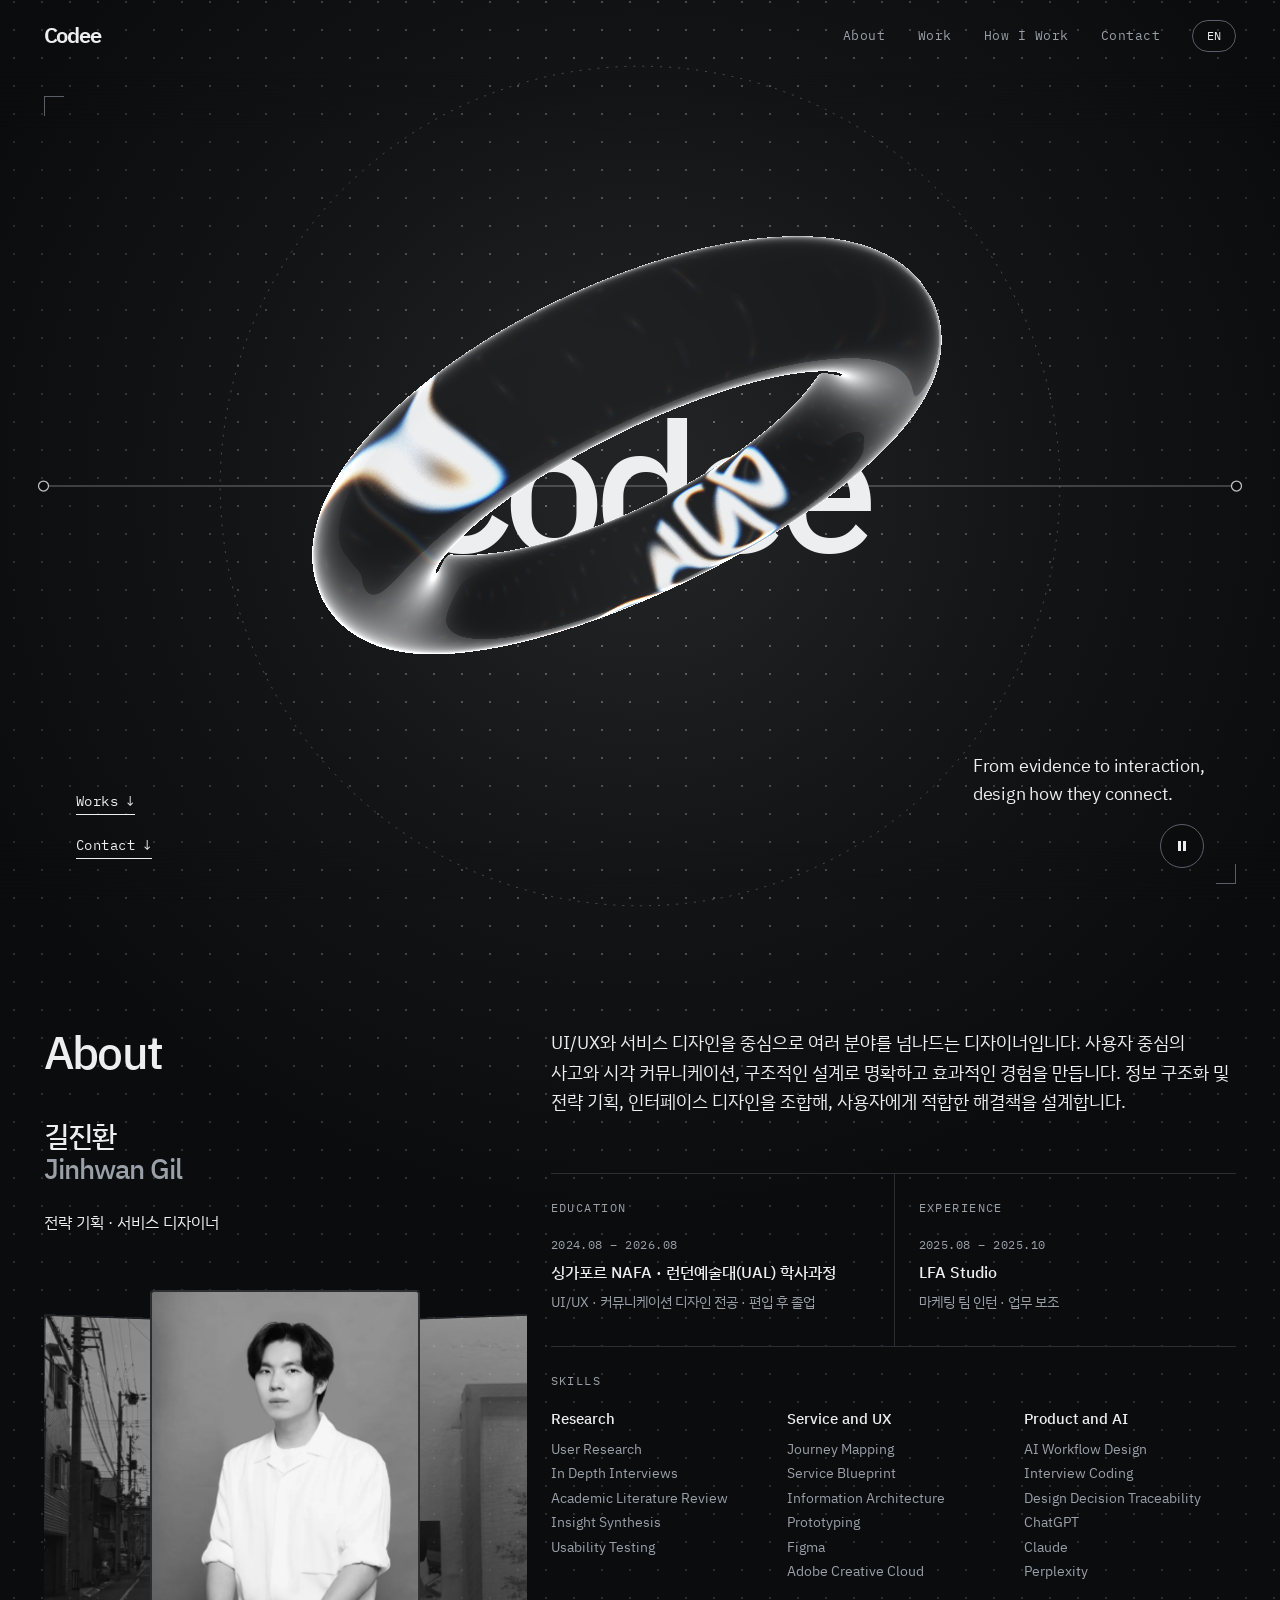
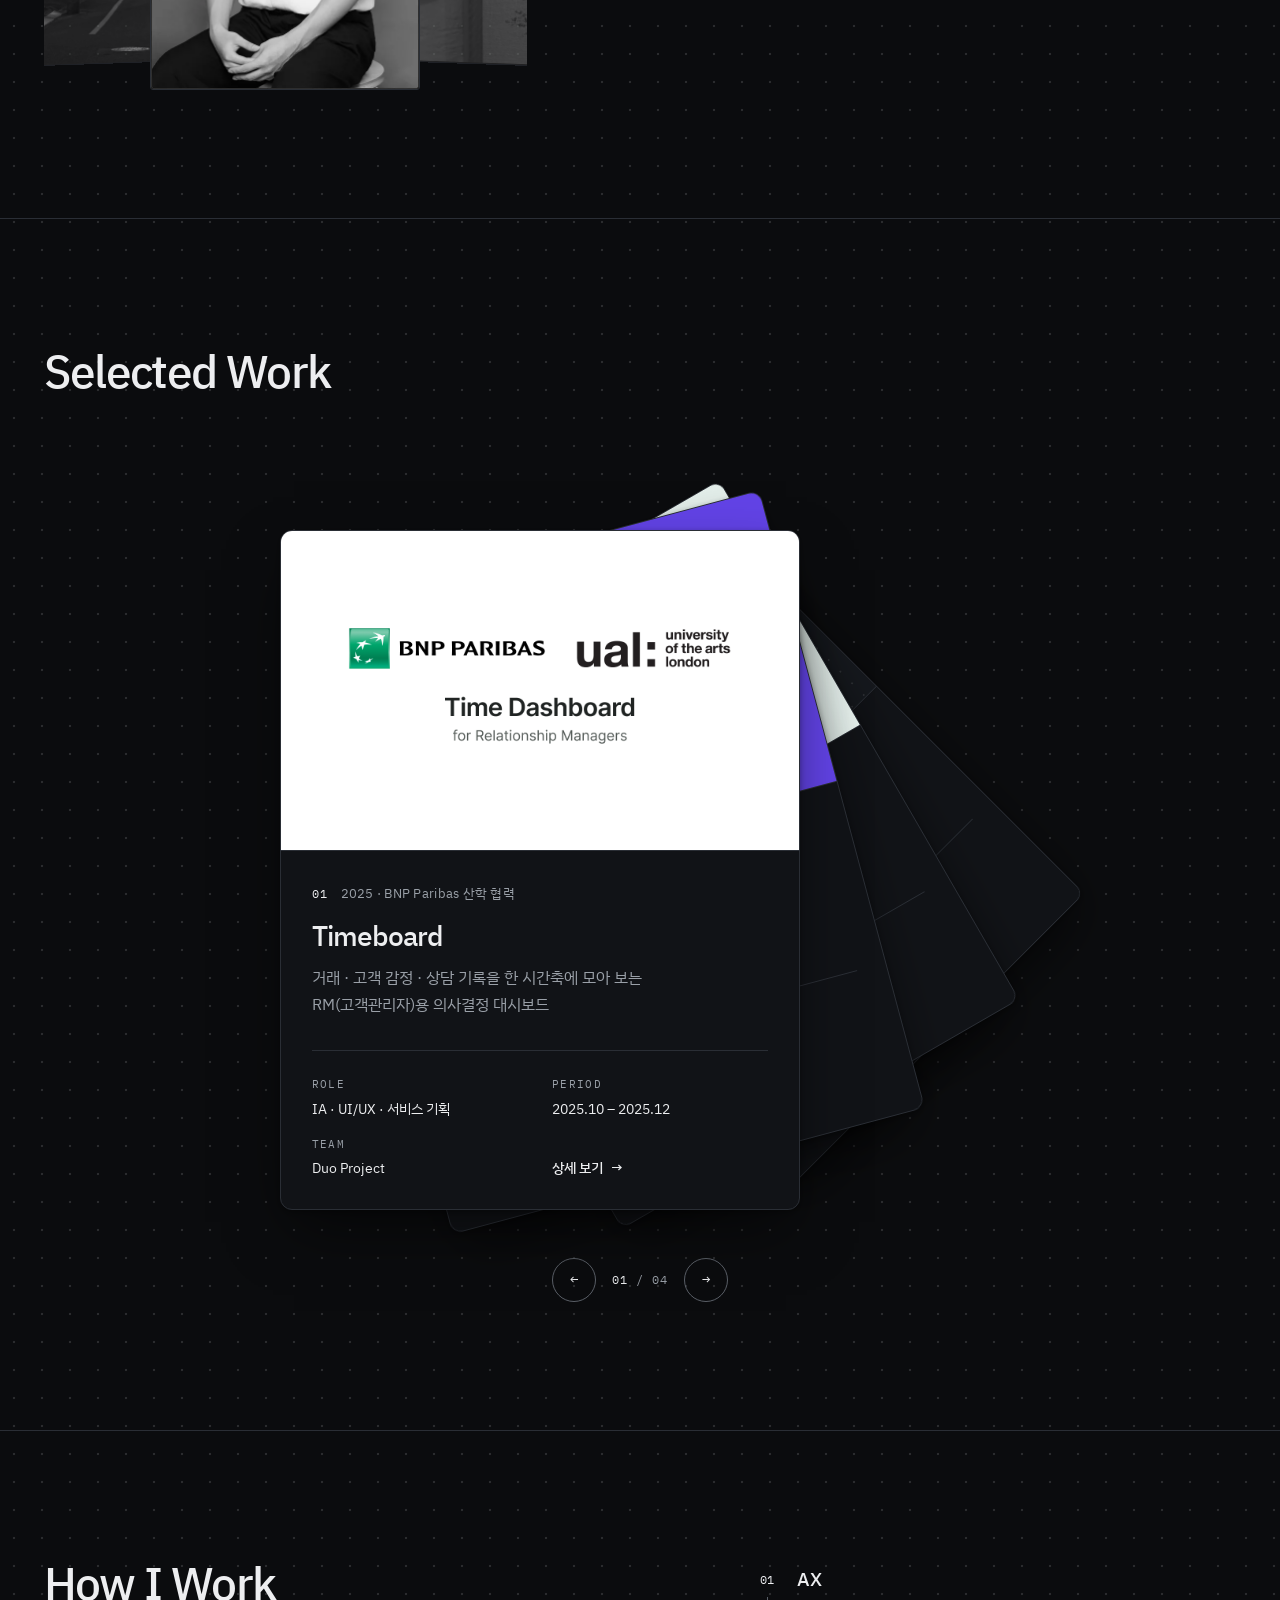
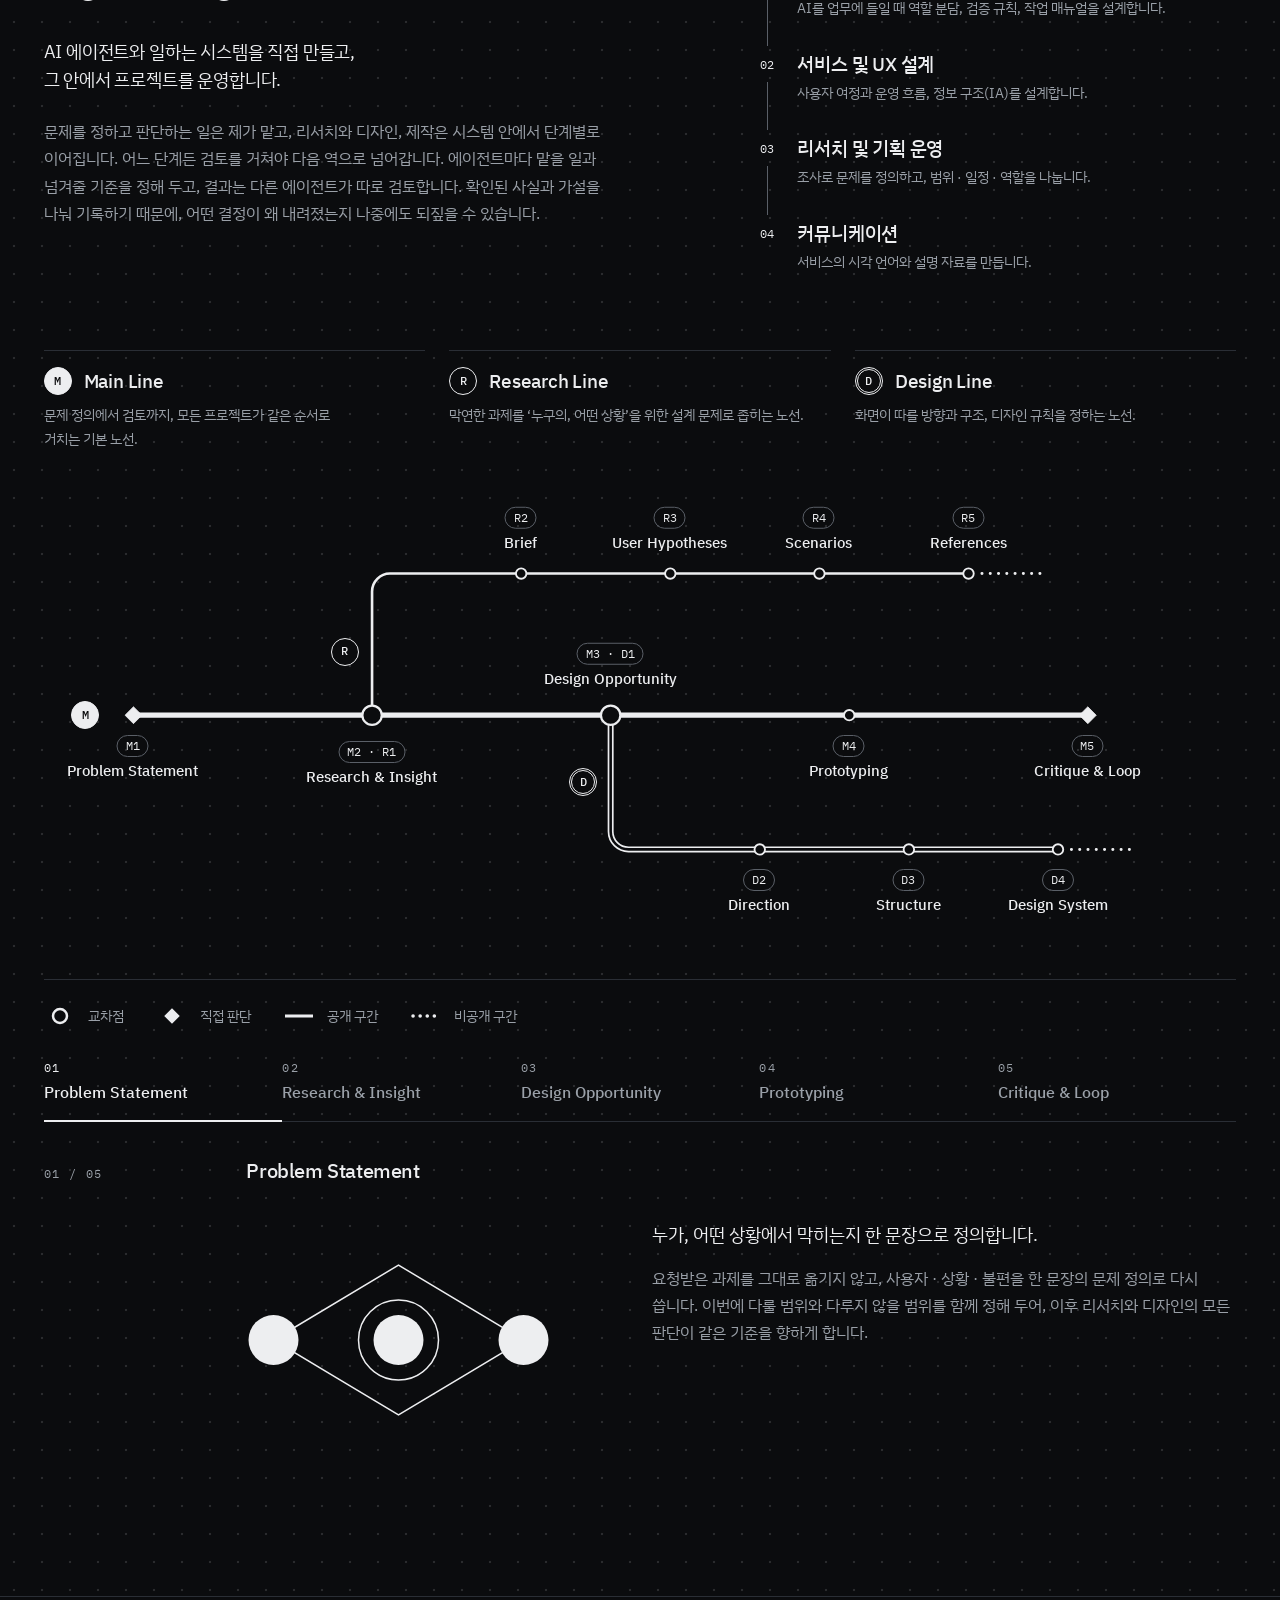
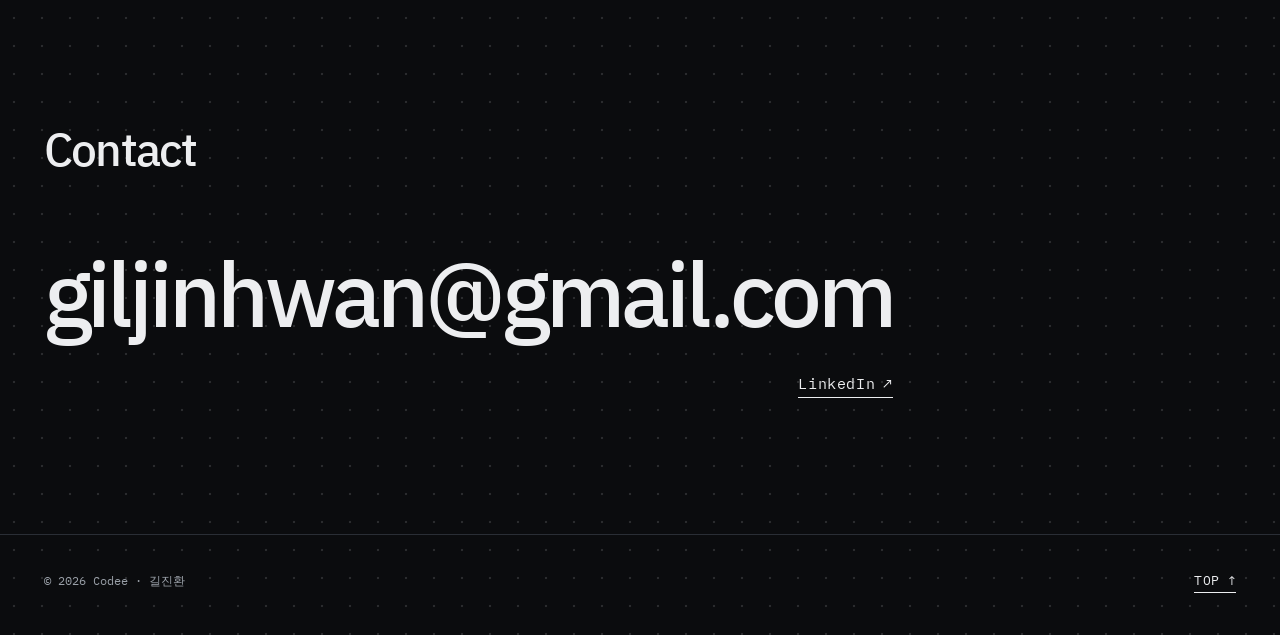
<file: index.html>
<!doctype html>
<html lang="ko">
<head>
  <meta charset="utf-8">
  <meta name="viewport" content="width=device-width, initial-scale=1">
  <meta name="color-scheme" content="dark">
  <meta name="theme-color" content="#0B0C0E">
  <title>Codee — 길진환 · 전략 기획 · 서비스 디자이너</title>
  <meta name="description" content="문제의 근거부터 화면의 흐름까지, 연결을 설계합니다.">
  <meta property="og:type" content="website">
  <meta property="og:title" content="Codee — 길진환 · 전략 기획 · 서비스 디자이너">
  <meta property="og:description" content="문제의 근거부터 화면의 흐름까지, 연결을 설계합니다.">
  <meta property="og:locale" content="ko_KR">
  <meta property="og:url" content="https://jinhwan-codee.com/">
  <link rel="canonical" href="https://jinhwan-codee.com/">
  <link rel="alternate" hreflang="ko" href="https://jinhwan-codee.com/">
  <link rel="alternate" hreflang="en" href="https://jinhwan-codee.com/en/">
  <link rel="preconnect" href="https://fonts.googleapis.com">
  <link rel="preconnect" href="https://fonts.gstatic.com" crossorigin>
  <link rel="stylesheet" href="https://fonts.googleapis.com/css2?family=IBM+Plex+Mono:wght@400;500&family=IBM+Plex+Sans+KR:wght@400;500;600&display=swap">
  <link rel="stylesheet" href="assets/css/tokens.css">
  <link rel="stylesheet" href="assets/css/base.css">
  <link rel="stylesheet" href="assets/css/layout.css">
  <link rel="stylesheet" href="assets/css/motion.css">
  <script>document.documentElement.classList.add('js');</script>
</head>
<body>
  <a class="skip-link" href="#main">본문으로 건너뛰기</a>

  <header class="site-header" data-header>
    <div class="shell site-header__inner">
      <a class="wordmark" href="#top" aria-label="Codee 처음으로">Codee</a>
      <button class="menu-toggle" type="button" aria-expanded="false" aria-controls="site-nav" data-menu-toggle data-label-open="메뉴" data-label-close="닫기">
        <span class="menu-toggle__label">메뉴</span>
        <span class="menu-toggle__icon" aria-hidden="true"></span>
      </button>
      <nav class="site-nav" id="site-nav" aria-label="주 메뉴" data-menu>
        <ul class="site-nav__list">
          <li><a href="#about" data-nav>About</a></li>
          <li><a href="#work" data-nav>Work</a></li>
          <li><a href="#how" data-nav>How I Work</a></li>
          <li><a href="#contact" data-nav>Contact</a></li>
        </ul>
        <a class="lang-switch" href="en/" hreflang="en" lang="en"><span class="visually-hidden">English version — </span>EN</a>
      </nav>
    </div>
  </header>

  <main id="main">
    <section class="hero" id="top" aria-labelledby="hero-title" data-hero>
      <div class="hero__stage" data-glass-stage aria-hidden="true">
        <canvas class="hero__canvas" data-glass-canvas></canvas>
        <div class="hero__fallback" data-glass-fallback>
          <span class="hero__ring"></span>
        </div>
        <div class="hero__grab" data-glass-grab></div>
      </div>
      <h1 class="hero__title" id="hero-title" data-hero-title>Codee</h1>

      <div class="shell hero__frame">
        <p class="hero__lead" lang="en"><span class="line">From evidence to interaction,</span> <span class="line">design how they connect.</span></p>
        <ul class="hero__links">
          <li><a class="text-link" href="#work">Works<span aria-hidden="true">↓</span></a></li>
          <li><a class="text-link" href="#contact">Contact<span aria-hidden="true">↓</span></a></li>
        </ul>
        <button class="motion-toggle" type="button" aria-label="배경 모션 정지" data-motion-toggle data-label-pause="배경 모션 정지" data-label-play="배경 모션 재생" hidden>
          <span class="motion-toggle__icon" aria-hidden="true"></span>
        </button>
      </div>
    </section>

    <section class="section" id="about" aria-labelledby="about-title">
      <div class="shell profile">
        <div class="profile__id">
          <h2 class="section-title" id="about-title">About</h2>
          <p class="profile__name">길진환</p>
          <p class="profile__name-sub" lang="en">Jinhwan Gil</p>
          <p class="profile__role">전략 기획&nbsp;· 서비스 디자이너</p>
          <div class="gallery" data-gallery aria-hidden="true">
            <div class="gallery__card" data-gallery-card><img src="assets/img/about/photo-01.webp" alt="" width="270" height="400" loading="lazy" decoding="async" draggable="false"></div><div class="gallery__card" data-gallery-card><img src="assets/img/about/photo-02.webp" alt="" width="270" height="400" loading="lazy" decoding="async" draggable="false"></div><div class="gallery__card" data-gallery-card><img src="assets/img/about/photo-03.webp" alt="" width="270" height="400" loading="lazy" decoding="async" draggable="false"></div><div class="gallery__card" data-gallery-card><img src="assets/img/about/photo-04.webp" alt="" width="270" height="400" loading="lazy" decoding="async" draggable="false"></div><div class="gallery__card" data-gallery-card><img src="assets/img/about/photo-05.webp" alt="" width="270" height="400" loading="lazy" decoding="async" draggable="false"></div>
          </div>
        </div>
        <div class="profile__body">
          <p class="profile__desc">UI/UX와 서비스 디자인을 중심으로 여러 분야를 넘나드는 디자이너입니다. 사용자 중심의 사고와 시각 커뮤니케이션, 구조적인 설계로 명확하고 효과적인 경험을 만듭니다. 정보 구조화 및 전략 기획, 인터페이스 디자인을 조합해, 사용자에게 적합한 해결책을&nbsp;설계합니다.</p>
          <div class="profile__grid">
              <div class="profile__cell">
                <h3 class="profile__label">Education</h3>
                <p class="profile__period">2024.08 – 2026.08</p>
                <p class="profile__main">싱가포르 NAFA&nbsp;· <span class="nobr">런던예술대(UAL)</span>&nbsp;학사과정</p>
                <p class="profile__sub">UI/UX&nbsp;· 커뮤니케이션 디자인 전공&nbsp;· 편입&nbsp;후&nbsp;졸업</p>
              </div>
              <div class="profile__cell">
                <h3 class="profile__label">Experience</h3>
                <p class="profile__period">2025.08 – 2025.10</p>
                <p class="profile__main">LFA&nbsp;Studio</p>
                <p class="profile__sub">마케팅 팀 인턴&nbsp;· 업무&nbsp;보조</p>
              </div>
              <div class="profile__cell profile__cell--wide">
                <h3 class="profile__label">Skills</h3>
                <dl class="skills">
                  <div class="skills__group">
                    <dt>Research</dt>
                    <dd><ul class="skills__items"><li>User Research</li><li>In Depth Interviews</li><li>Academic Literature Review</li><li>Insight Synthesis</li><li>Usability Testing</li></ul></dd>
                  </div>
                  <div class="skills__group">
                    <dt>Service and UX</dt>
                    <dd><ul class="skills__items"><li>Journey Mapping</li><li>Service Blueprint</li><li>Information Architecture</li><li>Prototyping</li><li>Figma</li><li>Adobe Creative Cloud</li></ul></dd>
                  </div>
                  <div class="skills__group">
                    <dt>Product and AI</dt>
                    <dd><ul class="skills__items"><li>AI Workflow Design</li><li>Interview Coding</li><li>Design Decision Traceability</li><li>ChatGPT</li><li>Claude</li><li>Perplexity</li></ul></dd>
                  </div>
                </dl>
              </div>
          </div>
        </div>
      </div>
    </section>

    <section class="section" id="work" aria-labelledby="work-title">
      <div class="shell">
        <header class="section-head">
          <h2 class="section-title" id="work-title">Selected Work</h2>
        </header>

        <div class="work-stage" data-stack-stage>
          <ol class="work-list" data-stack>
          <li class="work-card">
            <div class="work-card__link work-card__link--viewer">
              <div class="work-card__media thumb" data-thumb><picture><source media="(max-width: 560px)" srcset="assets/img/work/timeboard/thumb-mobile.png" width="696" height="435"><img src="assets/img/work/timeboard/thumb.png" alt="BNP Paribas · UAL — Time Dashboard for Relationship Managers" width="1314" height="820" loading="lazy" decoding="async" draggable="false" data-slot></picture></div>
              <div class="work-card__body">
                <p class="work-card__index"><span aria-hidden="true">01</span>2025&nbsp;· BNP Paribas 산학&nbsp;협력</p>
                <h3 class="work-card__title">Timeboard</h3>
                <p class="work-card__summary"><span class="line">거래&nbsp;· 고객 감정&nbsp;· 상담 기록을 한&nbsp;시간축에 모아 보는</span> <span class="line"><span class="nowrap">RM(고객관리자)용</span> 의사결정&nbsp;대시보드</span></p>
                <div class="meta">
                  <dl class="meta__list"><div><dt>Role</dt><dd>IA&nbsp;· UI/UX&nbsp;· 서비스 기획</dd></div><div><dt>Period</dt><dd>2025.10 – 2025.12</dd></div><div><dt>Team</dt><dd>Duo Project</dd></div></dl>
                  <button class="work-card__more" type="button" data-viewer-open="timeboard" aria-haspopup="dialog">상세 보기<span class="work-card__arrow" aria-hidden="true">→</span></button>
                </div>
              </div>
            </div>
          </li>
          <li class="work-card">
            <div class="work-card__link work-card__link--viewer">
              <div class="work-card__media thumb" data-thumb><picture><source media="(max-width: 560px)" srcset="assets/img/work/joyn/thumb-mobile.png" width="696" height="435"><img src="assets/img/work/joyn/thumb.png" alt="Joyn — International Student Community Platform" width="1314" height="820" loading="lazy" decoding="async" draggable="false" data-slot></picture></div>
              <div class="work-card__body">
                <p class="work-card__index"><span aria-hidden="true">02</span>2026&nbsp;· 개인&nbsp;프로젝트</p>
                <h3 class="work-card__title">Joyn</h3>
                <p class="work-card__summary"><span class="line">유학생 3–5명이 일주일을 함께 보내고,</span> <span class="line">다음 주에도 함께할지 직접 정하는&nbsp;서비스</span></p>
                <div class="meta">
                  <dl class="meta__list"><div><dt>Role</dt><dd>서비스 디자인&nbsp;· UI/UX&nbsp;· 프로토타입</dd></div><div><dt>Period</dt><dd>2026.01 – 2026.04</dd></div><div><dt>Team</dt><dd>Solo Project</dd></div></dl>
                  <button class="work-card__more" type="button" data-viewer-open="joyn" aria-haspopup="dialog">상세 보기<span class="work-card__arrow" aria-hidden="true">→</span></button>
                </div>
              </div>
            </div>
          </li>
          <li class="work-card">
            <div class="work-card__link work-card__link--viewer">
              <div class="work-card__media thumb" data-thumb><picture><source media="(max-width: 560px)" srcset="assets/img/work/dogta/thumb-mobile.png" width="696" height="435"><img src="assets/img/work/dogta/thumb.png" alt="DogTa — Pet Care Service Project" width="1314" height="820" loading="lazy" decoding="async" draggable="false" data-slot></picture></div>
              <div class="work-card__body">
                <p class="work-card__index"><span aria-hidden="true">03</span>2026&nbsp;· 개인&nbsp;프로젝트</p>
                <h3 class="work-card__title">Dogta</h3>
                <p class="work-card__summary"><span class="line">훈련 기록에 설명과 질문을 연결해</span> <span class="line">보호자와 훈련사의 소통을 돕는 반려동물&nbsp;서비스</span></p>
                <div class="meta">
                  <dl class="meta__list"><div><dt>Role</dt><dd>서비스 디자인&nbsp;· UX 플로&nbsp;· 프로토타입</dd></div><div><dt>Period</dt><dd>2026.08 – 2026.09</dd></div><div><dt>Team</dt><dd>Solo Project</dd></div></dl>
                  <button class="work-card__more" type="button" data-viewer-open="dogta" aria-haspopup="dialog">상세 보기<span class="work-card__arrow" aria-hidden="true">→</span></button>
                </div>
              </div>
            </div>
          </li>
          <li class="work-card">
            <div class="work-card__link work-card__link--viewer">
              <div class="work-card__media thumb is-empty"></div>
              <div class="work-card__body">
                <p class="work-card__index"><span aria-hidden="true">04</span></p>
                <h3 class="work-card__title">Routeree</h3>
                <p class="work-card__summary">Lorem auriosm is making so waiting a&nbsp;moment</p>
                <div class="meta">
                  <dl class="meta__list"><div><dt>Role</dt><dd></dd></div><div><dt>Period</dt><dd></dd></div><div><dt>Team</dt><dd></dd></div></dl>
                  <button class="work-card__more" type="button" data-viewer-open="routeree" aria-haspopup="dialog">상세 보기<span class="work-card__arrow" aria-hidden="true">→</span></button>
                </div>
              </div>
            </div>
          </li>
          </ol>
          <div class="stack-nav" data-stack-nav hidden>
            <button class="stack-nav__btn" type="button" data-stack-prev aria-label="이전 프로젝트"><span aria-hidden="true">←</span></button>
            <p class="stack-nav__count" aria-hidden="true"><span data-stack-current>01</span> / 04</p>
            <button class="stack-nav__btn" type="button" data-stack-next aria-label="다음 프로젝트"><span aria-hidden="true">→</span></button>
          </div>
          <p class="visually-hidden" aria-live="polite" data-stack-status></p>
        </div>
      </div>
    </section>

    <section class="section" id="how" aria-labelledby="how-title">
      <div class="shell">
        <div class="how-head">
          <h2 class="section-title how-head__title" id="how-title">How I Work</h2>
          <div class="how-head__text">
            <p class="how-head__lead"><span class="line">AI 에이전트와 일하는 시스템을 직접 만들고,</span> <span class="line">그&nbsp;안에서 프로젝트를&nbsp;운영합니다.</span></p>
            <p class="how-head__body">문제를 정하고 판단하는 일은 제가 맡고, 리서치와 디자인, 제작은 시스템 안에서 단계별로 이어집니다. 어느 단계든 검토를 거쳐야 다음 역으로 넘어갑니다. 에이전트마다 맡을 일과 넘겨줄 기준을 정해 두고, 결과는 다른 에이전트가 따로 검토합니다. 확인된 사실과 가설을 나눠 기록하기 때문에, 어떤 결정이 왜 내려졌는지 나중에도 되짚을&nbsp;수&nbsp;있습니다.</p>
          </div>
          <ol class="do-list">
            <li class="do-item">
              <p class="do-item__index" aria-hidden="true">01</p>
              <h3 class="do-item__title">AX</h3>
              <p class="do-item__text">AI를 업무에 들일&nbsp;때 역할 분담, 검증 규칙, 작업 매뉴얼을&nbsp;설계합니다.</p>
            </li>
            <li class="do-item">
              <p class="do-item__index" aria-hidden="true">02</p>
              <h3 class="do-item__title">서비스 및 UX&nbsp;설계</h3>
              <p class="do-item__text">사용자 여정과 운영 흐름, 정보 <span class="nobr">구조(IA)를</span>&nbsp;설계합니다.</p>
            </li>
            <li class="do-item">
              <p class="do-item__index" aria-hidden="true">03</p>
              <h3 class="do-item__title">리서치 및 기획&nbsp;운영</h3>
              <p class="do-item__text">조사로 문제를 정의하고, 범위&nbsp;· 일정&nbsp;· 역할을&nbsp;나눕니다.</p>
            </li>
            <li class="do-item">
              <p class="do-item__index" aria-hidden="true">04</p>
              <h3 class="do-item__title">커뮤니케이션</h3>
              <p class="do-item__text">서비스의 시각 언어와 설명 자료를&nbsp;만듭니다.</p>
            </li>
          </ol>
        </div>
        <div class="linemap-area">
          <div class="linemap" role="group" aria-label="작업 시스템 노선도 일부 — 메인, 리서치, 디자인 세 노선" data-motion="draw" data-motion-state="static">
            <svg class="linemap__svg" viewBox="0 0 1600 580" aria-hidden="true" focusable="false">
            <path class="linemap__path line-m" pathLength="1" d="M120 290 H1400"/>
            <path class="linemap__path line-r" pathLength="1" d="M440 290 V124 A24 24 0 0 1 464 100 H1240"/>
            <path class="linemap__path line-d" pathLength="1" d="M760 290 V446 A24 24 0 0 0 784 470 H1360"/>
            <path class="linemap__path line-d-inner" pathLength="1" d="M760 290 V446 A24 24 0 0 0 784 470 H1360"/>
            <path class="segment-hidden line-r" d="M1258 100 H1340"/>
            <path class="segment-hidden line-d" d="M1378 470 H1460"/>
            <rect class="mark is-decision" data-mark="m1" x="112" y="282" width="16" height="16" transform="rotate(45 120 290)"/>
            <circle class="mark interchange" data-mark="m2" cx="440" cy="290" r="13"/>
            <circle class="mark interchange" data-mark="m3" cx="760" cy="290" r="13"/>
            <circle class="mark" data-mark="m4" cx="1080" cy="290" r="7"/>
            <rect class="mark is-decision" data-mark="m5" x="1392" y="282" width="16" height="16" transform="rotate(45 1400 290)"/>
            <circle class="mark" data-mark="r2" cx="640" cy="100" r="7"/>
            <circle class="mark" data-mark="r3" cx="840" cy="100" r="7"/>
            <circle class="mark" data-mark="r4" cx="1040" cy="100" r="7"/>
            <circle class="mark" data-mark="r5" cx="1240" cy="100" r="7"/>
            <circle class="mark" data-mark="d2" cx="960" cy="470" r="7"/>
            <circle class="mark" data-mark="d3" cx="1160" cy="470" r="7"/>
            <circle class="mark" data-mark="d4" cx="1360" cy="470" r="7"/>
            </svg>
            <div class="linemap__line line-m">
              <h3 class="linemap__title"><span class="line-badge">M</span><span class="linemap__name" lang="en">Main Line</span></h3>
              <p class="linemap__desc">문제 정의에서 검토까지, 모든 프로젝트가 같은 순서로 거치는 기본&nbsp;노선.</p>
              <span class="linemap__tag line-badge" aria-hidden="true" style="--x:3.5%;--y:50%">M</span>
              <ol class="linemap__stations">
                <li class="station is-below is-decision" data-station="m1" style="--x:7.5%;--y:50%"><span class="station__code">M1</span><span class="station__name" lang="en">Problem Statement</span></li>
                <li class="station is-below interchange" data-station="m2" style="--x:27.5%;--y:50%"><span class="station__code">M2&nbsp;· R1</span><span class="station__name" lang="en">Research &amp; Insight</span></li>
                <li class="station is-above interchange" data-station="m3" style="--x:47.5%;--y:50%"><span class="station__code">M3&nbsp;· D1</span><span class="station__name" lang="en">Design Opportunity</span></li>
                <li class="station is-below" data-station="m4" style="--x:67.5%;--y:50%"><span class="station__code">M4</span><span class="station__name" lang="en">Prototyping</span></li>
                <li class="station is-below is-decision" data-station="m5" style="--x:87.5%;--y:50%"><span class="station__code">M5</span><span class="station__name" lang="en">Critique &amp; Loop</span></li>
              </ol>
            </div>
            <div class="linemap__line line-r">
              <h3 class="linemap__title"><span class="line-badge">R</span><span class="linemap__name" lang="en">Research Line</span></h3>
              <p class="linemap__desc">막연한 과제를 ‘누구의, 어떤 상황’을 위한 설계 문제로 좁히는&nbsp;노선.</p>
              <span class="linemap__tag line-badge" aria-hidden="true" style="--x:25.25%;--y:35.34%">R</span>
              <ol class="linemap__stations">
                <li class="interchange" data-station="m2-r"><span class="station__code">M2&nbsp;· R1</span></li>
                <li class="station is-above" data-station="r2" style="--x:40%;--y:17.24%"><span class="station__code">R2</span><span class="station__name" lang="en">Brief</span></li>
                <li class="station is-above" data-station="r3" style="--x:52.5%;--y:17.24%"><span class="station__code">R3</span><span class="station__name" lang="en">User Hypotheses</span></li>
                <li class="station is-above" data-station="r4" style="--x:65%;--y:17.24%"><span class="station__code">R4</span><span class="station__name" lang="en">Scenarios</span></li>
                <li class="station is-above" data-station="r5" style="--x:77.5%;--y:17.24%"><span class="station__code">R5</span><span class="station__name" lang="en">References</span></li>
              </ol>
            </div>
            <div class="linemap__line line-d">
              <h3 class="linemap__title"><span class="line-badge">D</span><span class="linemap__name" lang="en">Design Line</span></h3>
              <p class="linemap__desc">화면이 따를 방향과 구조, 디자인 규칙을 정하는&nbsp;노선.</p>
              <span class="linemap__tag line-badge" aria-hidden="true" style="--x:45.25%;--y:65.52%">D</span>
              <ol class="linemap__stations">
                <li class="interchange" data-station="m3-d"><span class="station__code">M3&nbsp;· D1</span></li>
                <li class="station is-below" data-station="d2" style="--x:60%;--y:81.03%"><span class="station__code">D2</span><span class="station__name" lang="en">Direction</span></li>
                <li class="station is-below" data-station="d3" style="--x:72.5%;--y:81.03%"><span class="station__code">D3</span><span class="station__name" lang="en">Structure</span></li>
                <li class="station is-below" data-station="d4" style="--x:85%;--y:81.03%"><span class="station__code">D4</span><span class="station__name" lang="en">Design System</span></li>
              </ol>
            </div>
          </div>
          <ul class="linemap__legend">
            <li><svg class="legend-icon" viewBox="0 0 32 20" aria-hidden="true" focusable="false"><circle class="mark interchange" cx="16" cy="10" r="7"/></svg><span>교차점</span></li>
            <li><svg class="legend-icon" viewBox="0 0 32 20" aria-hidden="true" focusable="false"><rect class="mark is-decision" x="11" y="5" width="10" height="10" transform="rotate(45 16 10)"/></svg><span>직접 판단</span></li>
            <li><svg class="legend-icon" viewBox="0 0 32 20" aria-hidden="true" focusable="false"><path class="legend-line" d="M2 10 H30"/></svg><span>공개 구간</span></li>
            <li><svg class="legend-icon" viewBox="0 0 32 20" aria-hidden="true" focusable="false"><path class="legend-line segment-hidden" d="M3 10 H30"/></svg><span>비공개 구간</span></li>
          </ul>
        </div>

        <div class="steps" role="tablist" aria-label="작업 단계" data-tabs>
            <button class="steps__tab" type="button" role="tab" id="step-tab-1" aria-controls="step-panel-1" aria-selected="true" tabindex="0"><span class="steps__num">01</span><span class="steps__name" lang="en">Problem Statement</span></button>
            <button class="steps__tab" type="button" role="tab" id="step-tab-2" aria-controls="step-panel-2" aria-selected="false" tabindex="-1"><span class="steps__num">02</span><span class="steps__name" lang="en">Research &amp; Insight</span></button>
            <button class="steps__tab" type="button" role="tab" id="step-tab-3" aria-controls="step-panel-3" aria-selected="false" tabindex="-1"><span class="steps__num">03</span><span class="steps__name" lang="en">Design Opportunity</span></button>
            <button class="steps__tab" type="button" role="tab" id="step-tab-4" aria-controls="step-panel-4" aria-selected="false" tabindex="-1"><span class="steps__num">04</span><span class="steps__name" lang="en">Prototyping</span></button>
            <button class="steps__tab" type="button" role="tab" id="step-tab-5" aria-controls="step-panel-5" aria-selected="false" tabindex="-1"><span class="steps__num">05</span><span class="steps__name" lang="en">Critique &amp; Loop</span></button>
        </div>
        <div class="flow-panels">
          <div class="flow-panel" role="tabpanel" id="step-panel-1" aria-labelledby="step-tab-1" tabindex="0">
            <p class="flow-panel__num">01 / 05</p>
            <h3 class="flow-panel__title" lang="en">Problem Statement</h3>
            <svg class="step-icon" viewBox="0 0 122 96" style="--vb-w:122" aria-hidden="true" focusable="false"><polygon points="11,48 61,18 111,48 61,78"/><circle cx="61" cy="48" r="16"/><circle class="dot" cx="11" cy="48" r="10"/><circle class="dot" cx="111" cy="48" r="10"/><circle class="dot" cx="61" cy="48" r="10"/></svg>
            <div class="flow-panel__body">
              <p class="flow-panel__text">누가, 어떤 상황에서 막히는지 한&nbsp;문장으로&nbsp;정의합니다.</p>
              <p class="flow-panel__desc">요청받은 과제를 그대로 옮기지 않고, 사용자&nbsp;· 상황&nbsp;· 불편을 한&nbsp;문장의 문제 정의로 다시 씁니다. 이번에 다룰 범위와 다루지 않을 범위를 함께 정해 두어, 이후 리서치와 디자인의 모든 판단이 같은 기준을 향하게&nbsp;합니다.</p>
            </div>
          </div>
          <div class="flow-panel" role="tabpanel" id="step-panel-2" aria-labelledby="step-tab-2" tabindex="0" hidden>
            <p class="flow-panel__num">02 / 05</p>
            <h3 class="flow-panel__title" lang="en">Research &amp; Insight</h3>
            <svg class="step-icon" viewBox="0 0 89 96" style="--vb-w:89" aria-hidden="true" focusable="false"><circle cx="60" cy="32" r="21"/><path d="M45.2 46.8 L8 84"/><circle class="dot" cx="60" cy="11" r="6.5"/><circle class="dot" cx="81" cy="32" r="6.5"/><circle class="dot" cx="60" cy="53" r="6.5"/><circle class="dot" cx="39" cy="32" r="6.5"/><circle class="dot" cx="8" cy="84" r="6.5"/></svg>
            <div class="flow-panel__body">
              <p class="flow-panel__text">조사 결과를 확인된 사실과 가설로 나눠, 판단의 근거로&nbsp;만듭니다.</p>
              <p class="flow-panel__desc">사용자 인터뷰와 문헌 조사, 레퍼런스 분석에서 얻은 내용을 출처와 함께 정리합니다. 반복되는 행동과 불편을 묶어 인사이트로 도출하고, 아직 검증되지 않은 내용은 가설로 표시해 다음 단계에서&nbsp;확인합니다.</p>
            </div>
          </div>
          <div class="flow-panel" role="tabpanel" id="step-panel-3" aria-labelledby="step-tab-3" tabindex="0" hidden>
            <p class="flow-panel__num">03 / 05</p>
            <h3 class="flow-panel__title" lang="en">Design Opportunity</h3>
            <svg class="step-icon" viewBox="0 0 122 96" style="--vb-w:122" aria-hidden="true" focusable="false"><path d="M1 48 H121 M39 26 L83 70 M83 26 L39 70"/><circle class="dot" cx="61" cy="48" r="10"/></svg>
            <div class="flow-panel__body">
              <p class="flow-panel__text">인사이트에서 개선 기회를 고르고, 화면보다 흐름을 먼저&nbsp;설계합니다.</p>
              <p class="flow-panel__desc">정리된 인사이트 가운데 사용자 가치와 실현 가능성이 큰 지점을 디자인 기회로 정의합니다. 사용자 여정과 서비스 블루프린트로 사람&nbsp;· 운영&nbsp;· 시스템이 맞물리는 순서를 잡고, 정보 <span class="nobr">구조(IA)로</span> 화면 사이의 연결을&nbsp;설계합니다.</p>
            </div>
          </div>
          <div class="flow-panel" role="tabpanel" id="step-panel-4" aria-labelledby="step-tab-4" tabindex="0" hidden>
            <p class="flow-panel__num">04 / 05</p>
            <h3 class="flow-panel__title" lang="en">Prototyping</h3>
            <svg class="step-icon" viewBox="0 0 122 96" style="--vb-w:122" aria-hidden="true" focusable="false"><path d="M10 48 H112 M61 14 V82 M61 48 L43 31 M61 48 L79 31 M61 48 L43 65 M61 48 L79 65"/><circle class="dot" cx="10" cy="48" r="8.5"/><circle class="dot" cx="112" cy="48" r="8.5"/><circle class="dot" cx="61" cy="14" r="8.5"/><circle class="dot" cx="61" cy="82" r="8.5"/><circle class="dot" cx="43" cy="31" r="8.5"/><circle class="dot" cx="79" cy="31" r="8.5"/><circle class="dot" cx="43" cy="65" r="8.5"/><circle class="dot" cx="79" cy="65" r="8.5"/><circle class="dot" cx="61" cy="48" r="8.5"/></svg>
            <div class="flow-panel__body">
              <p class="flow-panel__text">핵심 흐름을 직접 눌러 볼&nbsp;수 있는 화면으로 만들어&nbsp;검증합니다.</p>
              <p class="flow-panel__desc">Figma와 코드 프로토타입으로 가장 중요한 흐름부터 구현하고, 직접 사용해 보며 막히는 지점을 찾습니다. 그&nbsp;과정에서 정한 시각 언어와 컴포넌트 규칙은 디자인 시스템으로 정리해, 화면이 늘어나도 일관되게 확장할&nbsp;수 있게&nbsp;합니다.</p>
            </div>
          </div>
          <div class="flow-panel" role="tabpanel" id="step-panel-5" aria-labelledby="step-tab-5" tabindex="0" hidden>
            <p class="flow-panel__num">05 / 05</p>
            <h3 class="flow-panel__title" lang="en">Critique &amp; Loop</h3>
            <svg class="step-icon" viewBox="0 0 88 96" style="--vb-w:88" aria-hidden="true" focusable="false"><rect x="7" y="11" width="74" height="74"/><circle class="dot" cx="7" cy="11" r="6"/><circle class="dot" cx="81" cy="11" r="6"/><circle class="dot" cx="7" cy="85" r="6"/><circle class="dot" cx="81" cy="85" r="6"/><circle class="dot" cx="25.5" cy="29.5" r="6"/><circle class="dot" cx="62.5" cy="29.5" r="6"/><circle class="dot" cx="25.5" cy="66.5" r="6"/><circle class="dot" cx="62.5" cy="66.5" r="6"/></svg>
            <div class="flow-panel__body">
              <p class="flow-panel__text">정해 둔 기준으로 점검하고, 결과를 다음 수정에&nbsp;반영합니다.</p>
              <p class="flow-panel__desc">사용성과 접근성, 구현 가능성을 기준으로 결과를 점검하고, 작업에 참여하지 않은 시선으로 한&nbsp;번 더&nbsp;검토합니다. 발견한 문제는 해당 단계로 되돌려 고치고, 바뀐 결정과 그&nbsp;이유를 기록해 다음 프로젝트의 기준으로&nbsp;삼습니다.</p>
            </div>
          </div>
        </div>
      </div>
    </section>

    <section class="section section--contact" id="contact" aria-labelledby="contact-title">
      <div class="shell">
        <header class="section-head">
          <h2 class="section-title" id="contact-title">Contact</h2>
        </header>
        <div class="contact__block">
          <p class="contact__email"><a href="mailto:giljinhwan@gmail.com">giljinhwan@gmail.com</a></p>
          <a class="text-link contact__link" href="https://www.linkedin.com/in/jinhwan-gil-2357b8343/" rel="noopener" target="_blank">LinkedIn<span class="visually-hidden"> (새 창)</span><span aria-hidden="true">↗</span></a>
        </div>
      </div>
    </section>
  </main>

  <footer class="site-footer">
    <div class="shell site-footer__inner">
      <p>© 2026 Codee&nbsp;· 길진환</p>
      <a class="text-link" href="#top">TOP<span aria-hidden="true">↑</span></a>
    </div>
  </footer>

  <div class="work-viewer work-viewer--deck" id="viewer-timeboard" role="dialog" aria-modal="true" aria-label="Timeboard" data-viewer="timeboard" hidden>
    <button class="work-viewer__close" type="button" data-viewer-close><span class="menu-toggle__label">닫기</span><span class="menu-toggle__icon" aria-hidden="true"></span></button>
    <ol class="work-viewer__deck" tabindex="0" aria-label="Timeboard 피치덱">
      <li><img src="assets/img/work/timeboard/deck/p01.jpg" alt="Timeboard 피치덱 1 / 23" width="2000" height="1125" loading="lazy" decoding="async"></li>
      <li><img src="assets/img/work/timeboard/deck/p02.jpg" alt="Timeboard 피치덱 2 / 23" width="2000" height="1125" loading="lazy" decoding="async"></li>
      <li><img src="assets/img/work/timeboard/deck/p03.jpg" alt="Timeboard 피치덱 3 / 23" width="2000" height="1125" loading="lazy" decoding="async"></li>
      <li><img src="assets/img/work/timeboard/deck/p04.jpg" alt="Timeboard 피치덱 4 / 23" width="2000" height="1125" loading="lazy" decoding="async"></li>
      <li><img src="assets/img/work/timeboard/deck/p05.jpg" alt="Timeboard 피치덱 5 / 23" width="2000" height="1125" loading="lazy" decoding="async"></li>
      <li><img src="assets/img/work/timeboard/deck/p06.jpg" alt="Timeboard 피치덱 6 / 23" width="2000" height="1125" loading="lazy" decoding="async"></li>
      <li><img src="assets/img/work/timeboard/deck/p07.jpg" alt="Timeboard 피치덱 7 / 23" width="2000" height="1125" loading="lazy" decoding="async"></li>
      <li><img src="assets/img/work/timeboard/deck/p08.jpg" alt="Timeboard 피치덱 8 / 23" width="2000" height="1125" loading="lazy" decoding="async"></li>
      <li><img src="assets/img/work/timeboard/deck/p09.jpg" alt="Timeboard 피치덱 9 / 23" width="2000" height="1125" loading="lazy" decoding="async"></li>
      <li><img src="assets/img/work/timeboard/deck/p10.jpg" alt="Timeboard 피치덱 10 / 23" width="2000" height="1125" loading="lazy" decoding="async"></li>
      <li><img src="assets/img/work/timeboard/deck/p11.jpg" alt="Timeboard 피치덱 11 / 23" width="2000" height="1125" loading="lazy" decoding="async"></li>
      <li><img src="assets/img/work/timeboard/deck/p12.jpg" alt="Timeboard 피치덱 12 / 23" width="2000" height="1125" loading="lazy" decoding="async"></li>
      <li><img src="assets/img/work/timeboard/deck/p13.jpg" alt="Timeboard 피치덱 13 / 23" width="2000" height="1125" loading="lazy" decoding="async"></li>
      <li><img src="assets/img/work/timeboard/deck/p14.jpg" alt="Timeboard 피치덱 14 / 23" width="2000" height="1125" loading="lazy" decoding="async"></li>
      <li><img src="assets/img/work/timeboard/deck/p15.jpg" alt="Timeboard 피치덱 15 / 23" width="2000" height="1125" loading="lazy" decoding="async"></li>
      <li><img src="assets/img/work/timeboard/deck/p16.jpg" alt="Timeboard 피치덱 16 / 23" width="2000" height="1125" loading="lazy" decoding="async"></li>
      <li><img src="assets/img/work/timeboard/deck/p17.jpg" alt="Timeboard 피치덱 17 / 23" width="2000" height="1125" loading="lazy" decoding="async"></li>
      <li><img src="assets/img/work/timeboard/deck/p18.jpg" alt="Timeboard 피치덱 18 / 23" width="2000" height="1125" loading="lazy" decoding="async"></li>
      <li><img src="assets/img/work/timeboard/deck/p19.jpg" alt="Timeboard 피치덱 19 / 23" width="2000" height="1125" loading="lazy" decoding="async"></li>
      <li><img src="assets/img/work/timeboard/deck/p20.jpg" alt="Timeboard 피치덱 20 / 23" width="2000" height="1125" loading="lazy" decoding="async"></li>
      <li><img src="assets/img/work/timeboard/deck/p21.jpg" alt="Timeboard 피치덱 21 / 23" width="2000" height="1125" loading="lazy" decoding="async"></li>
      <li><img src="assets/img/work/timeboard/deck/p22.jpg" alt="Timeboard 피치덱 22 / 23" width="2000" height="1125" loading="lazy" decoding="async"></li>
      <li><img src="assets/img/work/timeboard/deck/p23.jpg" alt="Timeboard 피치덱 23 / 23" width="2000" height="1125" loading="lazy" decoding="async"></li>
    </ol>
  </div>
  <div class="work-viewer work-viewer--deck" id="viewer-joyn" role="dialog" aria-modal="true" aria-label="Joyn" data-viewer="joyn" hidden>
    <button class="work-viewer__close" type="button" data-viewer-close><span class="menu-toggle__label">닫기</span><span class="menu-toggle__icon" aria-hidden="true"></span></button>
    <ol class="work-viewer__deck" tabindex="0" aria-label="Joyn 피치덱">
      <li><img src="assets/img/work/joyn/deck-ko/p01.jpg" alt="Joyn 피치덱 1 / 15" width="2000" height="1125" loading="lazy" decoding="async"></li>
      <li><img src="assets/img/work/joyn/deck-ko/p02.jpg" alt="Joyn 피치덱 2 / 15" width="2000" height="1125" loading="lazy" decoding="async"></li>
      <li><img src="assets/img/work/joyn/deck-ko/p03.jpg" alt="Joyn 피치덱 3 / 15" width="2000" height="1125" loading="lazy" decoding="async"></li>
      <li><img src="assets/img/work/joyn/deck-ko/p04.jpg" alt="Joyn 피치덱 4 / 15" width="2000" height="1125" loading="lazy" decoding="async"></li>
      <li><img src="assets/img/work/joyn/deck-ko/p05.jpg" alt="Joyn 피치덱 5 / 15" width="2000" height="1125" loading="lazy" decoding="async"></li>
      <li><img src="assets/img/work/joyn/deck-ko/p06.jpg" alt="Joyn 피치덱 6 / 15" width="2000" height="1125" loading="lazy" decoding="async"></li>
      <li><img src="assets/img/work/joyn/deck-ko/p07.jpg" alt="Joyn 피치덱 7 / 15" width="2000" height="1125" loading="lazy" decoding="async"></li>
      <li><img src="assets/img/work/joyn/deck-ko/p08.jpg" alt="Joyn 피치덱 8 / 15" width="2000" height="1125" loading="lazy" decoding="async"></li>
      <li><img src="assets/img/work/joyn/deck-ko/p09.jpg" alt="Joyn 피치덱 9 / 15" width="2000" height="1125" loading="lazy" decoding="async"></li>
      <li><img src="assets/img/work/joyn/deck-ko/p10.jpg" alt="Joyn 피치덱 10 / 15" width="2000" height="1125" loading="lazy" decoding="async"></li>
      <li><img src="assets/img/work/joyn/deck-ko/p11.jpg" alt="Joyn 피치덱 11 / 15" width="2000" height="1125" loading="lazy" decoding="async"></li>
      <li><img src="assets/img/work/joyn/deck-ko/p12.jpg" alt="Joyn 피치덱 12 / 15" width="2000" height="1125" loading="lazy" decoding="async"></li>
      <li><img src="assets/img/work/joyn/deck-ko/p13.jpg" alt="Joyn 피치덱 13 / 15" width="2000" height="1125" loading="lazy" decoding="async"></li>
      <li><img src="assets/img/work/joyn/deck-ko/p14.jpg" alt="Joyn 피치덱 14 / 15" width="2000" height="1125" loading="lazy" decoding="async"></li>
      <li><img src="assets/img/work/joyn/deck-ko/p15.jpg" alt="Joyn 피치덱 15 / 15" width="2000" height="1125" loading="lazy" decoding="async"><a class="work-viewer__hotspot" href="https://www.figma.com/design/AgO3JQutuAhqvDts0Ejyn2?node-id=36-291" target="_blank" rel="noopener" aria-label="주요 화면 12개 보기" style="left:4.61%;top:69.62%;width:14.90%;height:5.11%"></a><a class="work-viewer__hotspot" href="https://www.figma.com/design/AgO3JQutuAhqvDts0Ejyn2?node-id=29-2" target="_blank" rel="noopener" aria-label="초기 프로토타입 화면 보기" style="left:4.61%;top:74.99%;width:18.52%;height:5.11%"></a><a class="work-viewer__hotspot" href="https://www.figma.com/design/AgO3JQutuAhqvDts0Ejyn2?node-id=89-526&amp;autoplay-code-preview=89-526" target="_blank" rel="noopener" aria-label="직접 체험하기" style="left:4.61%;top:80.36%;width:11.25%;height:5.11%"></a><ul class="work-viewer__links"><li><a class="text-link" href="https://www.figma.com/design/AgO3JQutuAhqvDts0Ejyn2?node-id=36-291" target="_blank" rel="noopener">주요 화면 12개 보기<span aria-hidden="true">↗</span></a></li><li><a class="text-link" href="https://www.figma.com/design/AgO3JQutuAhqvDts0Ejyn2?node-id=29-2" target="_blank" rel="noopener">초기 프로토타입 화면 보기<span aria-hidden="true">↗</span></a></li><li><a class="text-link" href="https://www.figma.com/design/AgO3JQutuAhqvDts0Ejyn2?node-id=89-526&amp;autoplay-code-preview=89-526" target="_blank" rel="noopener">직접 체험하기<span aria-hidden="true">↗</span></a></li></ul></li>
    </ol>
  </div>
  <div class="work-viewer work-viewer--deck" id="viewer-dogta" role="dialog" aria-modal="true" aria-label="Dogta" data-viewer="dogta" hidden>
    <button class="work-viewer__close" type="button" data-viewer-close><span class="menu-toggle__label">닫기</span><span class="menu-toggle__icon" aria-hidden="true"></span></button>
    <ol class="work-viewer__deck" tabindex="0" aria-label="Dogta 피치덱">
      <li><img src="assets/img/work/dogta/deck-ko/p01.jpg" alt="Dogta 피치덱 1 / 14" width="2000" height="1125" loading="lazy" decoding="async"></li>
      <li><img src="assets/img/work/dogta/deck-ko/p02.jpg" alt="Dogta 피치덱 2 / 14" width="2000" height="1125" loading="lazy" decoding="async"></li>
      <li><img src="assets/img/work/dogta/deck-ko/p03.jpg" alt="Dogta 피치덱 3 / 14" width="2000" height="1125" loading="lazy" decoding="async"></li>
      <li><img src="assets/img/work/dogta/deck-ko/p04.jpg" alt="Dogta 피치덱 4 / 14" width="2000" height="1125" loading="lazy" decoding="async"></li>
      <li><img src="assets/img/work/dogta/deck-ko/p05.jpg" alt="Dogta 피치덱 5 / 14" width="2000" height="1125" loading="lazy" decoding="async"></li>
      <li><img src="assets/img/work/dogta/deck-ko/p06.jpg" alt="Dogta 피치덱 6 / 14" width="2000" height="1125" loading="lazy" decoding="async"></li>
      <li><img src="assets/img/work/dogta/deck-ko/p07.jpg" alt="Dogta 피치덱 7 / 14" width="2000" height="1125" loading="lazy" decoding="async"></li>
      <li><img src="assets/img/work/dogta/deck-ko/p08.jpg" alt="Dogta 피치덱 8 / 14" width="2000" height="1125" loading="lazy" decoding="async"></li>
      <li><img src="assets/img/work/dogta/deck-ko/p09.jpg" alt="Dogta 피치덱 9 / 14" width="2000" height="1125" loading="lazy" decoding="async"></li>
      <li><img src="assets/img/work/dogta/deck-ko/p10.jpg" alt="Dogta 피치덱 10 / 14" width="2000" height="1125" loading="lazy" decoding="async"></li>
      <li><img src="assets/img/work/dogta/deck-ko/p11.jpg" alt="Dogta 피치덱 11 / 14" width="2000" height="1125" loading="lazy" decoding="async"></li>
      <li><img src="assets/img/work/dogta/deck-ko/p12.jpg" alt="Dogta 피치덱 12 / 14" width="2000" height="1125" loading="lazy" decoding="async"></li>
      <li><img src="assets/img/work/dogta/deck-ko/p13.jpg" alt="Dogta 피치덱 13 / 14" width="2000" height="1125" loading="lazy" decoding="async"></li>
      <li><img src="assets/img/work/dogta/deck-ko/p14.jpg" alt="Dogta 피치덱 14 / 14" width="2000" height="1125" loading="lazy" decoding="async"></li>
    </ol>
  </div>
  <div class="work-viewer" id="viewer-routeree" role="dialog" aria-modal="true" aria-label="Routeree" aria-describedby="viewer-routeree-status" data-viewer="routeree" hidden>
    <button class="work-viewer__close" type="button" data-viewer-close><span class="menu-toggle__label">닫기</span><span class="menu-toggle__icon" aria-hidden="true"></span></button>
    <div class="work-viewer__body">
      <div class="work-viewer__stage" data-viewer-stage></div>
      <p class="work-viewer__status" id="viewer-routeree-status">Still Loading</p>
    </div>
  </div>
  <script src="assets/js/site.js" defer></script>
  <script src="assets/js/glass-icon.js" defer></script>
  <script src="assets/js/motion.js" defer></script>
</body>
</html>
</file>
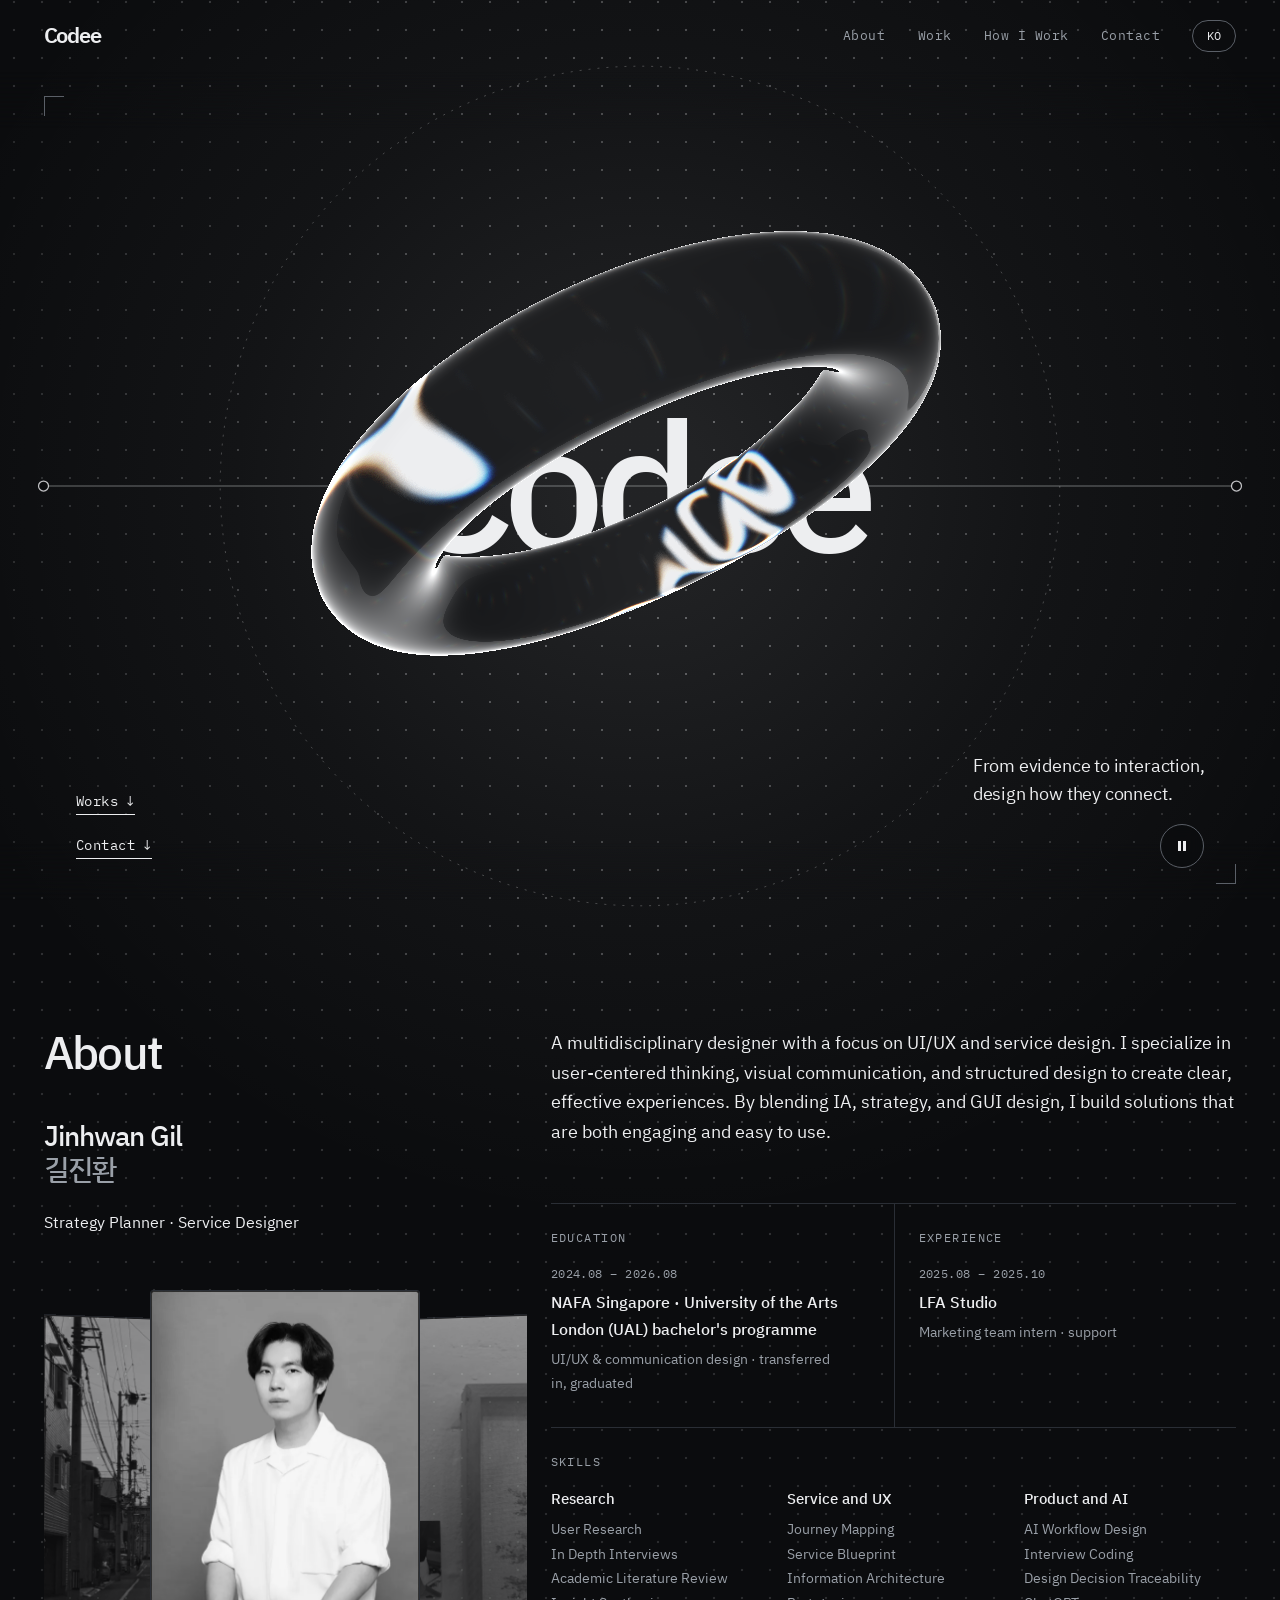
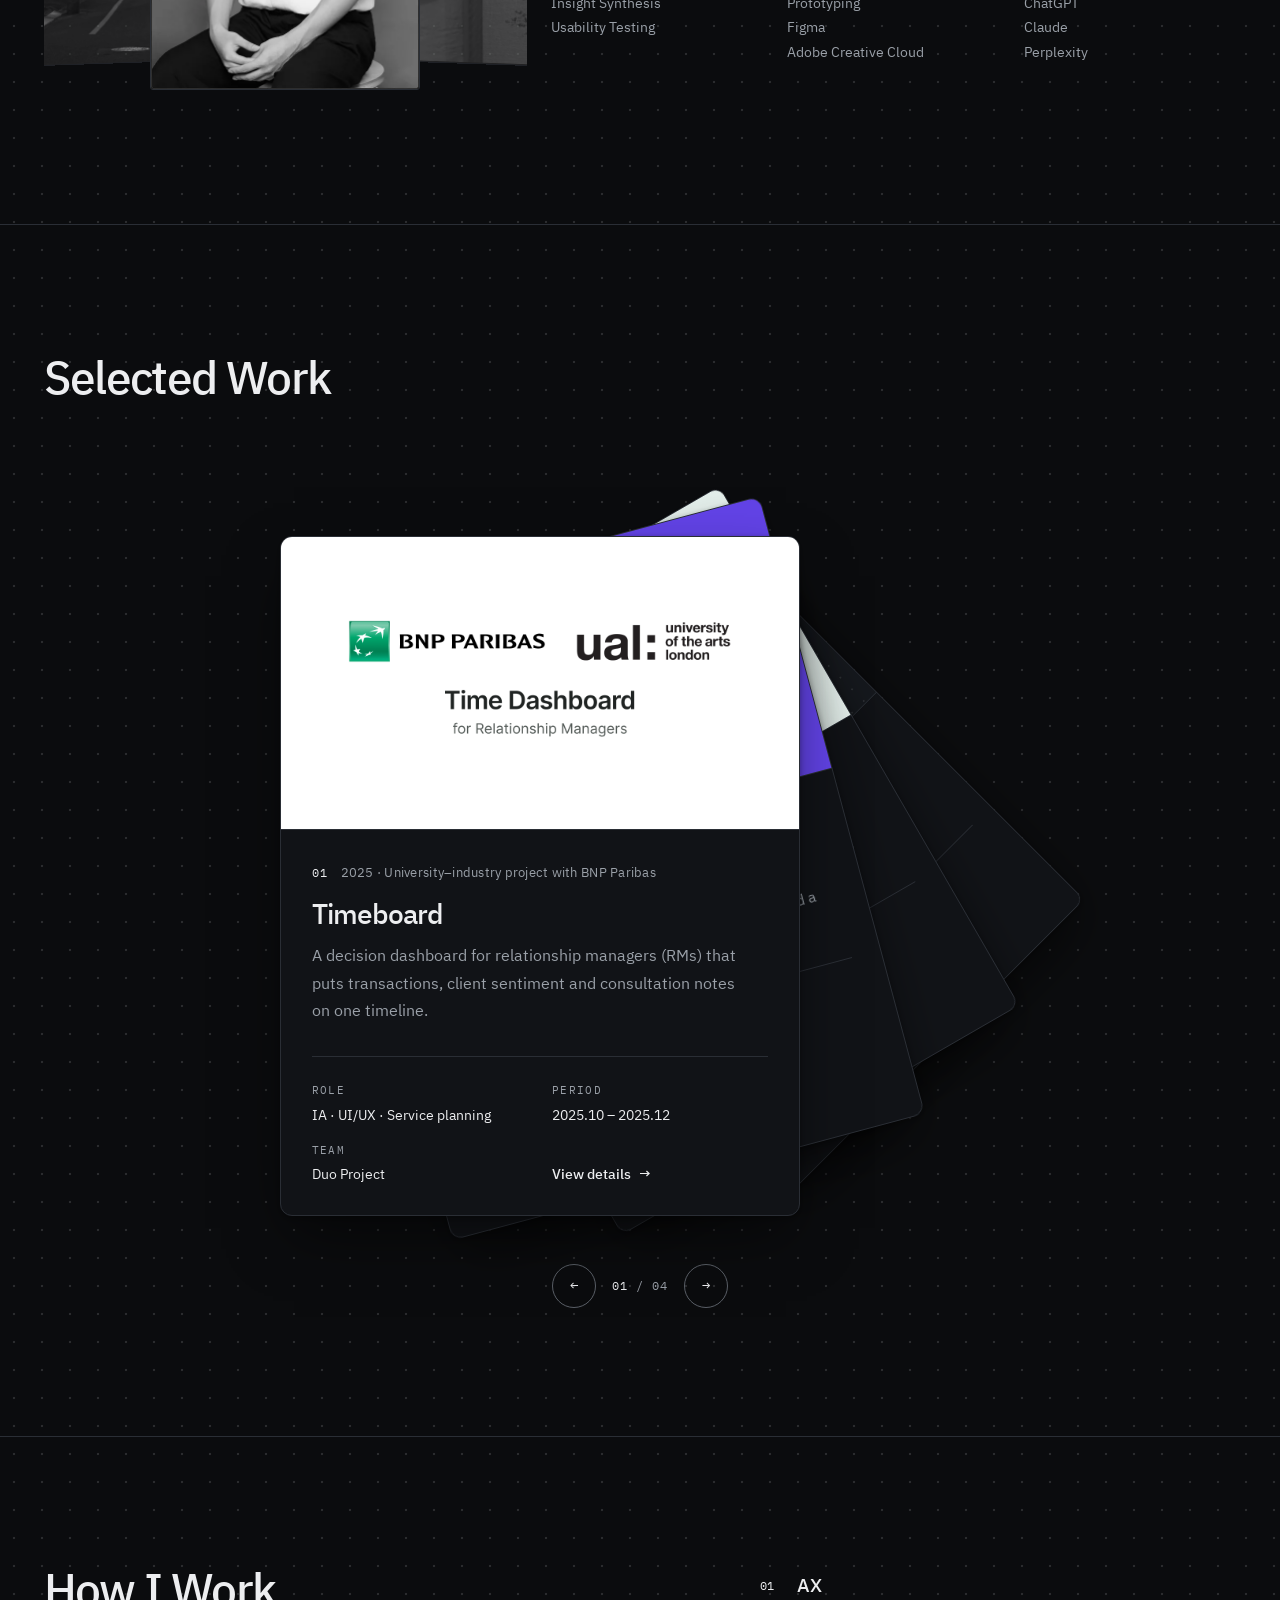
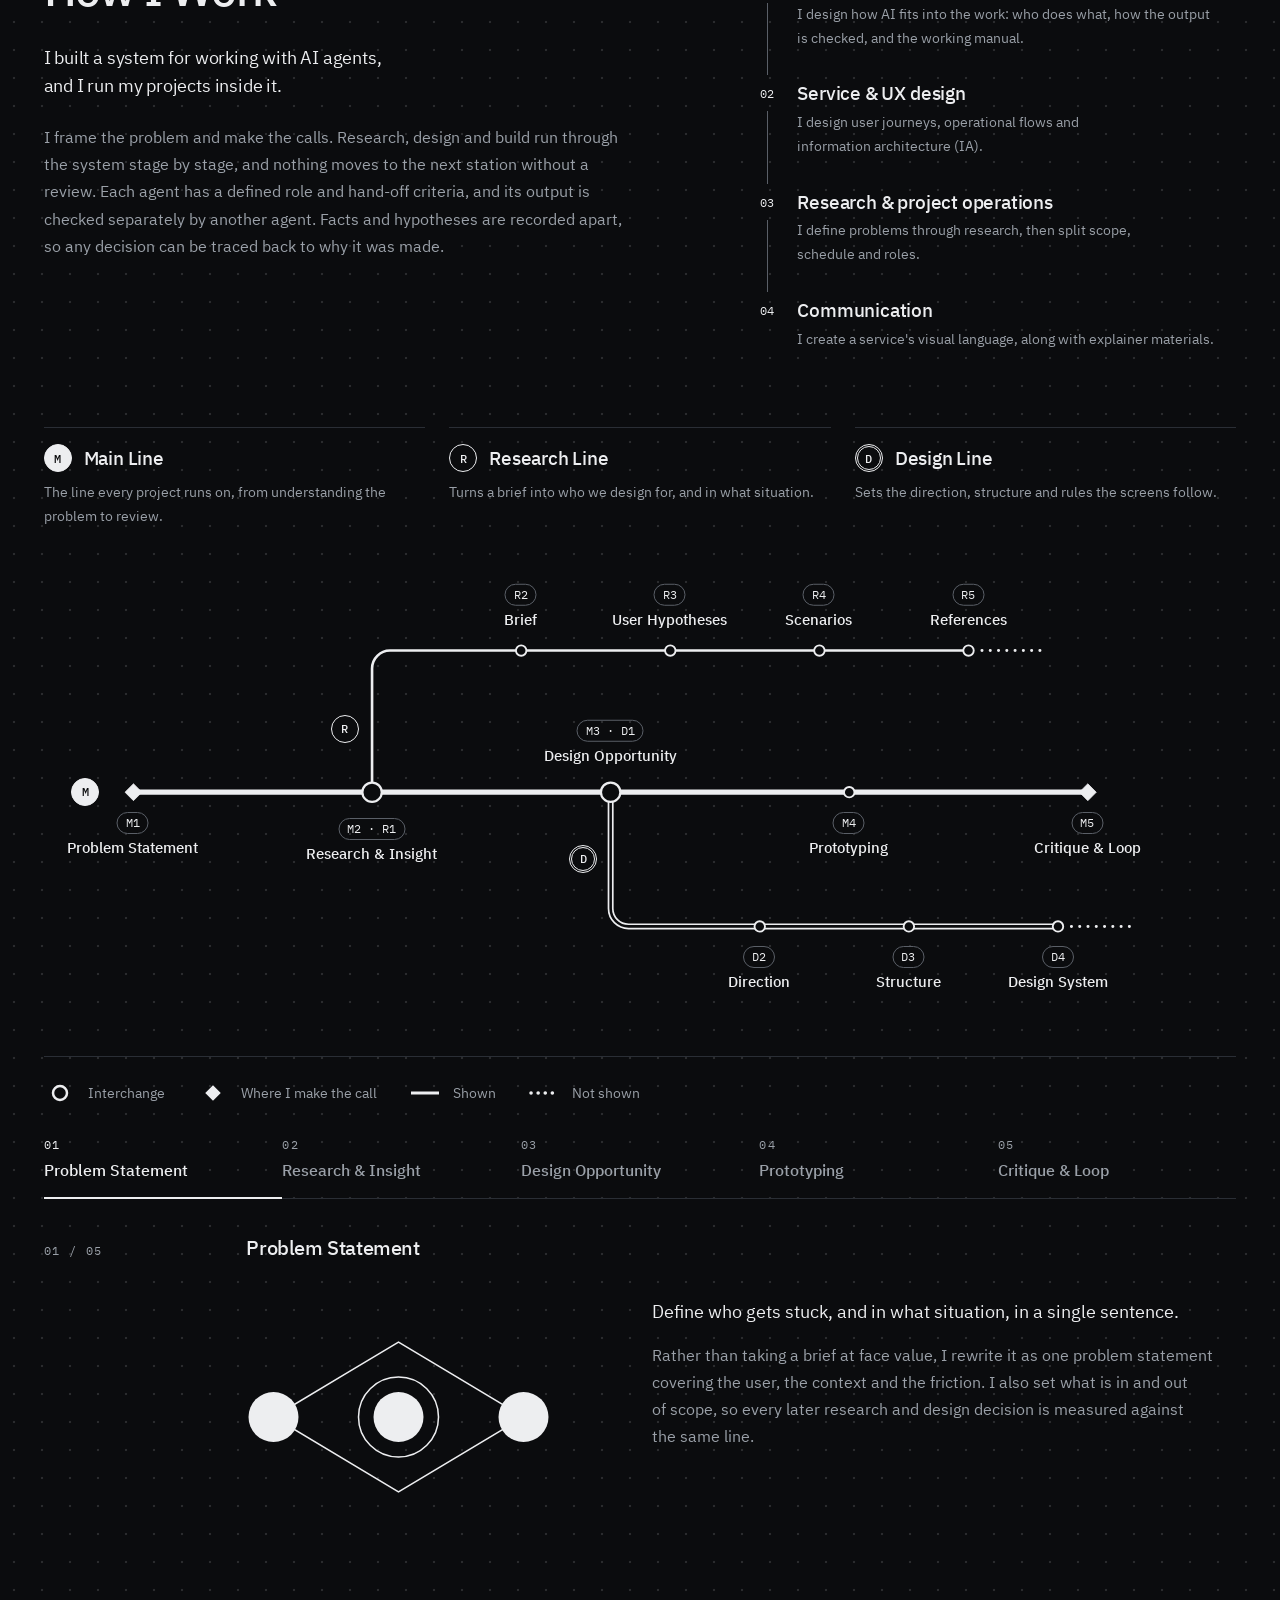
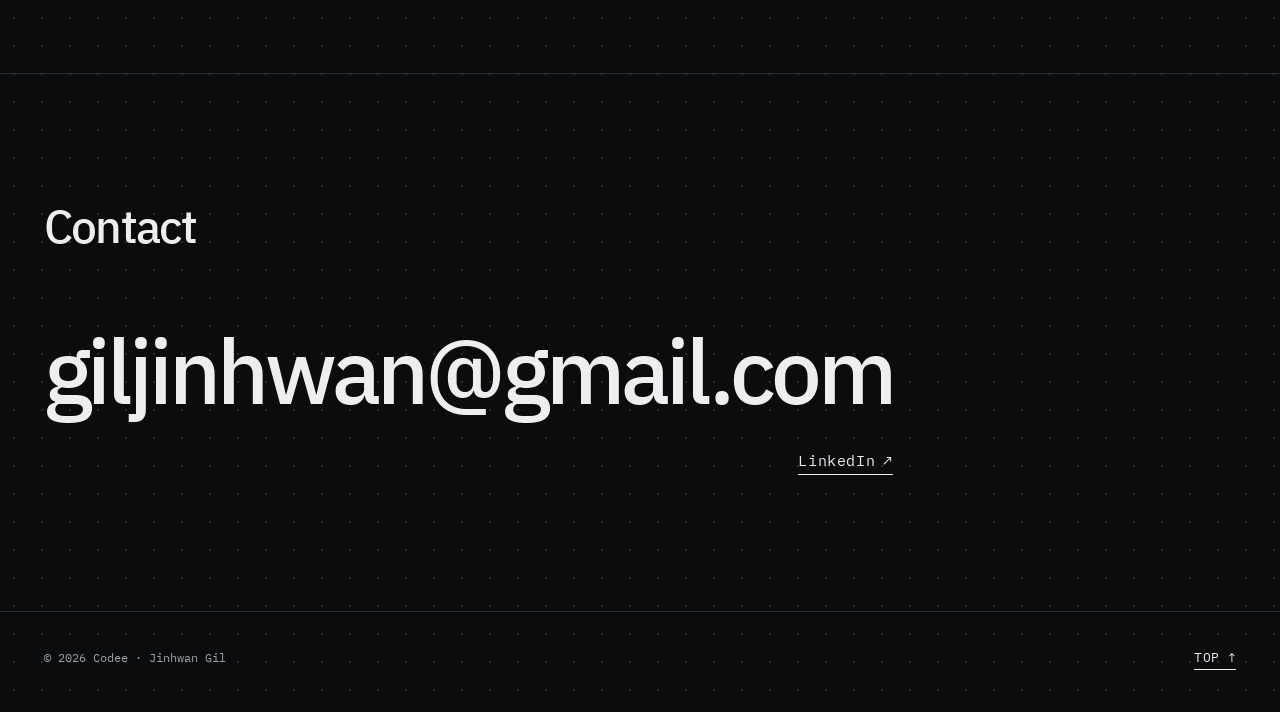
<file: en/index.html>
<!doctype html>
<html lang="en">
<head>
  <meta charset="utf-8">
  <meta name="viewport" content="width=device-width, initial-scale=1">
  <meta name="color-scheme" content="dark">
  <meta name="theme-color" content="#0B0C0E">
  <title>Codee — Jinhwan Gil · Strategy Planner &amp; Service Designer</title>
  <meta name="description" content="From evidence to interaction, design how they connect.">
  <meta property="og:type" content="website">
  <meta property="og:title" content="Codee — Jinhwan Gil · Strategy Planner &amp; Service Designer">
  <meta property="og:description" content="From evidence to interaction, design how they connect.">
  <meta property="og:locale" content="en_US">
  <meta property="og:url" content="https://jinhwan-codee.com/en/">
  <link rel="canonical" href="https://jinhwan-codee.com/en/">
  <link rel="alternate" hreflang="ko" href="https://jinhwan-codee.com/">
  <link rel="alternate" hreflang="en" href="https://jinhwan-codee.com/en/">
  <link rel="preconnect" href="https://fonts.googleapis.com">
  <link rel="preconnect" href="https://fonts.gstatic.com" crossorigin>
  <link rel="stylesheet" href="https://fonts.googleapis.com/css2?family=IBM+Plex+Mono:wght@400;500&family=IBM+Plex+Sans+KR:wght@400;500;600&display=swap">
  <link rel="stylesheet" href="../assets/css/tokens.css">
  <link rel="stylesheet" href="../assets/css/base.css">
  <link rel="stylesheet" href="../assets/css/layout.css">
  <link rel="stylesheet" href="../assets/css/motion.css">
  <script>document.documentElement.classList.add('js');</script>
</head>
<body>
  <a class="skip-link" href="#main">Skip to content</a>

  <header class="site-header" data-header>
    <div class="shell site-header__inner">
      <a class="wordmark" href="#top" aria-label="Codee home">Codee</a>
      <button class="menu-toggle" type="button" aria-expanded="false" aria-controls="site-nav" data-menu-toggle data-label-open="Menu" data-label-close="Close">
        <span class="menu-toggle__label">Menu</span>
        <span class="menu-toggle__icon" aria-hidden="true"></span>
      </button>
      <nav class="site-nav" id="site-nav" aria-label="Main menu" data-menu>
        <ul class="site-nav__list">
          <li><a href="#about" data-nav>About</a></li>
          <li><a href="#work" data-nav>Work</a></li>
          <li><a href="#how" data-nav>How I Work</a></li>
          <li><a href="#contact" data-nav>Contact</a></li>
        </ul>
        <a class="lang-switch" href="../" hreflang="ko" lang="ko"><span class="visually-hidden">한국어 버전 — </span>KO</a>
      </nav>
    </div>
  </header>

  <main id="main">
    <section class="hero" id="top" aria-labelledby="hero-title" data-hero>
      <div class="hero__stage" data-glass-stage aria-hidden="true">
        <canvas class="hero__canvas" data-glass-canvas></canvas>
        <div class="hero__fallback" data-glass-fallback>
          <span class="hero__ring"></span>
        </div>
        <div class="hero__grab" data-glass-grab></div>
      </div>
      <h1 class="hero__title" id="hero-title" data-hero-title>Codee</h1>

      <div class="shell hero__frame">
        <p class="hero__lead"><span class="line">From evidence to interaction,</span> <span class="line">design how they connect.</span></p>
        <ul class="hero__links">
          <li><a class="text-link" href="#work">Works<span aria-hidden="true">↓</span></a></li>
          <li><a class="text-link" href="#contact">Contact<span aria-hidden="true">↓</span></a></li>
        </ul>
        <button class="motion-toggle" type="button" aria-label="Pause background motion" data-motion-toggle data-label-pause="Pause background motion" data-label-play="Play background motion" hidden>
          <span class="motion-toggle__icon" aria-hidden="true"></span>
        </button>
      </div>
    </section>

    <section class="section" id="about" aria-labelledby="about-title">
      <div class="shell profile">
        <div class="profile__id">
          <h2 class="section-title" id="about-title">About</h2>
          <p class="profile__name">Jinhwan Gil</p>
          <p class="profile__name-sub" lang="ko">길진환</p>
          <p class="profile__role">Strategy Planner&nbsp;· Service Designer</p>
          <div class="gallery" data-gallery aria-hidden="true">
            <div class="gallery__card" data-gallery-card><img src="../assets/img/about/photo-01.webp" alt="" width="270" height="400" loading="lazy" decoding="async" draggable="false"></div><div class="gallery__card" data-gallery-card><img src="../assets/img/about/photo-02.webp" alt="" width="270" height="400" loading="lazy" decoding="async" draggable="false"></div><div class="gallery__card" data-gallery-card><img src="../assets/img/about/photo-03.webp" alt="" width="270" height="400" loading="lazy" decoding="async" draggable="false"></div><div class="gallery__card" data-gallery-card><img src="../assets/img/about/photo-04.webp" alt="" width="270" height="400" loading="lazy" decoding="async" draggable="false"></div><div class="gallery__card" data-gallery-card><img src="../assets/img/about/photo-05.webp" alt="" width="270" height="400" loading="lazy" decoding="async" draggable="false"></div>
          </div>
        </div>
        <div class="profile__body">
          <p class="profile__desc">A multidisciplinary designer with a focus on UI/UX and service design. I specialize in user-centered thinking, visual communication, and structured design to create clear, effective experiences. By blending IA, strategy, and GUI&nbsp;design, I build solutions that are both engaging and easy to&nbsp;use.</p>
          <div class="profile__grid">
              <div class="profile__cell">
                <h3 class="profile__label">Education</h3>
                <p class="profile__period">2024.08 – 2026.08</p>
                <p class="profile__main">NAFA Singapore&nbsp;· University of the Arts London (UAL) bachelor's&nbsp;programme</p>
                <p class="profile__sub">UI/UX &amp; communication design&nbsp;· transferred in,&nbsp;graduated</p>
              </div>
              <div class="profile__cell">
                <h3 class="profile__label">Experience</h3>
                <p class="profile__period">2025.08 – 2025.10</p>
                <p class="profile__main">LFA&nbsp;Studio</p>
                <p class="profile__sub">Marketing team intern ·&nbsp;support</p>
              </div>
              <div class="profile__cell profile__cell--wide">
                <h3 class="profile__label">Skills</h3>
                <dl class="skills">
                  <div class="skills__group">
                    <dt>Research</dt>
                    <dd><ul class="skills__items"><li>User Research</li><li>In Depth Interviews</li><li>Academic Literature Review</li><li>Insight Synthesis</li><li>Usability Testing</li></ul></dd>
                  </div>
                  <div class="skills__group">
                    <dt>Service and UX</dt>
                    <dd><ul class="skills__items"><li>Journey Mapping</li><li>Service Blueprint</li><li>Information Architecture</li><li>Prototyping</li><li>Figma</li><li>Adobe Creative Cloud</li></ul></dd>
                  </div>
                  <div class="skills__group">
                    <dt>Product and AI</dt>
                    <dd><ul class="skills__items"><li>AI Workflow Design</li><li>Interview Coding</li><li>Design Decision Traceability</li><li>ChatGPT</li><li>Claude</li><li>Perplexity</li></ul></dd>
                  </div>
                </dl>
              </div>
          </div>
        </div>
      </div>
    </section>

    <section class="section" id="work" aria-labelledby="work-title">
      <div class="shell">
        <header class="section-head">
          <h2 class="section-title" id="work-title">Selected Work</h2>
        </header>

        <div class="work-stage" data-stack-stage>
          <ol class="work-list" data-stack>
          <li class="work-card">
            <div class="work-card__link work-card__link--viewer">
              <div class="work-card__media thumb" data-thumb><picture><source media="(max-width: 560px)" srcset="../assets/img/work/timeboard/thumb-mobile.png" width="696" height="435"><img src="../assets/img/work/timeboard/thumb.png" alt="BNP Paribas · UAL — Time Dashboard for Relationship Managers" width="1314" height="820" loading="lazy" decoding="async" draggable="false" data-slot></picture></div>
              <div class="work-card__body">
                <p class="work-card__index"><span aria-hidden="true">01</span>2025&nbsp;· University–industry project with BNP&nbsp;Paribas</p>
                <h3 class="work-card__title">Timeboard</h3>
                <p class="work-card__summary">A decision dashboard for relationship managers (RMs) that puts transactions, client sentiment and consultation notes on one&nbsp;timeline.</p>
                <div class="meta">
                  <dl class="meta__list"><div><dt>Role</dt><dd>IA&nbsp;· UI/UX&nbsp;· Service planning</dd></div><div><dt>Period</dt><dd>2025.10 – 2025.12</dd></div><div><dt>Team</dt><dd>Duo Project</dd></div></dl>
                  <button class="work-card__more" type="button" data-viewer-open="timeboard" aria-haspopup="dialog">View details<span class="work-card__arrow" aria-hidden="true">→</span></button>
                </div>
              </div>
            </div>
          </li>
          <li class="work-card">
            <div class="work-card__link work-card__link--viewer">
              <div class="work-card__media thumb" data-thumb><picture><source media="(max-width: 560px)" srcset="../assets/img/work/joyn/thumb-mobile.png" width="696" height="435"><img src="../assets/img/work/joyn/thumb.png" alt="Joyn — International Student Community Platform" width="1314" height="820" loading="lazy" decoding="async" draggable="false" data-slot></picture></div>
              <div class="work-card__body">
                <p class="work-card__index"><span aria-hidden="true">02</span>2026&nbsp;· Personal&nbsp;project</p>
                <h3 class="work-card__title">Joyn</h3>
                <p class="work-card__summary">A community for international students: 3–5 people spend a week together, then choose what’s&nbsp;next.</p>
                <div class="meta">
                  <dl class="meta__list"><div><dt>Role</dt><dd>Service design&nbsp;· UI/UX&nbsp;· Prototyping</dd></div><div><dt>Period</dt><dd>2026.01 – 2026.04</dd></div><div><dt>Team</dt><dd>Solo Project</dd></div></dl>
                  <button class="work-card__more" type="button" data-viewer-open="joyn" aria-haspopup="dialog">View details<span class="work-card__arrow" aria-hidden="true">→</span></button>
                </div>
              </div>
            </div>
          </li>
          <li class="work-card">
            <div class="work-card__link work-card__link--viewer">
              <div class="work-card__media thumb" data-thumb><picture><source media="(max-width: 560px)" srcset="../assets/img/work/dogta/thumb-mobile.png" width="696" height="435"><img src="../assets/img/work/dogta/thumb.png" alt="DogTa — Pet Care Service Project" width="1314" height="820" loading="lazy" decoding="async" draggable="false" data-slot></picture></div>
              <div class="work-card__body">
                <p class="work-card__index"><span aria-hidden="true">03</span>2026&nbsp;· Personal&nbsp;project</p>
                <h3 class="work-card__title">Dogta</h3>
                <p class="work-card__summary">A shared space for pet owners and trainers that connects training records with explanations and&nbsp;questions.</p>
                <div class="meta">
                  <dl class="meta__list"><div><dt>Role</dt><dd>Service design&nbsp;· UX flows&nbsp;· Prototyping</dd></div><div><dt>Period</dt><dd>2026.08 – 2026.09</dd></div><div><dt>Team</dt><dd>Solo Project</dd></div></dl>
                  <button class="work-card__more" type="button" data-viewer-open="dogta" aria-haspopup="dialog">View details<span class="work-card__arrow" aria-hidden="true">→</span></button>
                </div>
              </div>
            </div>
          </li>
          <li class="work-card">
            <div class="work-card__link work-card__link--viewer">
              <div class="work-card__media thumb is-empty"></div>
              <div class="work-card__body">
                <p class="work-card__index"><span aria-hidden="true">04</span></p>
                <h3 class="work-card__title">Routeree</h3>
                <p class="work-card__summary">Lorem auriosm is making so waiting a&nbsp;moment</p>
                <div class="meta">
                  <dl class="meta__list"><div><dt>Role</dt><dd></dd></div><div><dt>Period</dt><dd></dd></div><div><dt>Team</dt><dd></dd></div></dl>
                  <button class="work-card__more" type="button" data-viewer-open="routeree" aria-haspopup="dialog">View details<span class="work-card__arrow" aria-hidden="true">→</span></button>
                </div>
              </div>
            </div>
          </li>
          </ol>
          <div class="stack-nav" data-stack-nav hidden>
            <button class="stack-nav__btn" type="button" data-stack-prev aria-label="Previous project"><span aria-hidden="true">←</span></button>
            <p class="stack-nav__count" aria-hidden="true"><span data-stack-current>01</span> / 04</p>
            <button class="stack-nav__btn" type="button" data-stack-next aria-label="Next project"><span aria-hidden="true">→</span></button>
          </div>
          <p class="visually-hidden" aria-live="polite" data-stack-status></p>
        </div>
      </div>
    </section>

    <section class="section" id="how" aria-labelledby="how-title">
      <div class="shell">
        <div class="how-head">
          <h2 class="section-title how-head__title" id="how-title">How I Work</h2>
          <div class="how-head__text">
            <p class="how-head__lead"><span class="line">I built a system for working with AI agents,</span> <span class="line">and I run my projects inside&nbsp;it.</span></p>
            <p class="how-head__body">I frame the problem and make the calls. Research, design and build run through the system stage by stage, and nothing moves to the next station without a review. Each agent has a defined role and hand-off criteria, and its output is checked separately by another agent. Facts and hypotheses are recorded apart, so any decision can be traced back to why it was&nbsp;made.</p>
          </div>
          <ol class="do-list">
            <li class="do-item">
              <p class="do-item__index" aria-hidden="true">01</p>
              <h3 class="do-item__title">AX</h3>
              <p class="do-item__text">I design how AI fits into the work: who does what, how the output is checked, and the working&nbsp;manual.</p>
            </li>
            <li class="do-item">
              <p class="do-item__index" aria-hidden="true">02</p>
              <h3 class="do-item__title">Service &amp; UX&nbsp;design</h3>
              <p class="do-item__text">I design user journeys, operational flows and information architecture&nbsp;(IA).</p>
            </li>
            <li class="do-item">
              <p class="do-item__index" aria-hidden="true">03</p>
              <h3 class="do-item__title">Research &amp; project&nbsp;operations</h3>
              <p class="do-item__text">I define problems through research, then split scope, schedule and&nbsp;roles.</p>
            </li>
            <li class="do-item">
              <p class="do-item__index" aria-hidden="true">04</p>
              <h3 class="do-item__title">Communication</h3>
              <p class="do-item__text">I create a service's visual language, along with explainer&nbsp;materials.</p>
            </li>
          </ol>
        </div>
        <div class="linemap-area">
          <div class="linemap" role="group" aria-label="Part of my working system's line map: main, research and design lines" data-motion="draw" data-motion-state="static">
            <svg class="linemap__svg" viewBox="0 0 1600 580" aria-hidden="true" focusable="false">
            <path class="linemap__path line-m" pathLength="1" d="M120 290 H1400"/>
            <path class="linemap__path line-r" pathLength="1" d="M440 290 V124 A24 24 0 0 1 464 100 H1240"/>
            <path class="linemap__path line-d" pathLength="1" d="M760 290 V446 A24 24 0 0 0 784 470 H1360"/>
            <path class="linemap__path line-d-inner" pathLength="1" d="M760 290 V446 A24 24 0 0 0 784 470 H1360"/>
            <path class="segment-hidden line-r" d="M1258 100 H1340"/>
            <path class="segment-hidden line-d" d="M1378 470 H1460"/>
            <rect class="mark is-decision" data-mark="m1" x="112" y="282" width="16" height="16" transform="rotate(45 120 290)"/>
            <circle class="mark interchange" data-mark="m2" cx="440" cy="290" r="13"/>
            <circle class="mark interchange" data-mark="m3" cx="760" cy="290" r="13"/>
            <circle class="mark" data-mark="m4" cx="1080" cy="290" r="7"/>
            <rect class="mark is-decision" data-mark="m5" x="1392" y="282" width="16" height="16" transform="rotate(45 1400 290)"/>
            <circle class="mark" data-mark="r2" cx="640" cy="100" r="7"/>
            <circle class="mark" data-mark="r3" cx="840" cy="100" r="7"/>
            <circle class="mark" data-mark="r4" cx="1040" cy="100" r="7"/>
            <circle class="mark" data-mark="r5" cx="1240" cy="100" r="7"/>
            <circle class="mark" data-mark="d2" cx="960" cy="470" r="7"/>
            <circle class="mark" data-mark="d3" cx="1160" cy="470" r="7"/>
            <circle class="mark" data-mark="d4" cx="1360" cy="470" r="7"/>
            </svg>
            <div class="linemap__line line-m">
              <h3 class="linemap__title"><span class="line-badge">M</span><span class="linemap__name">Main Line</span></h3>
              <p class="linemap__desc">The line every project runs on, from understanding the problem to&nbsp;review.</p>
              <span class="linemap__tag line-badge" aria-hidden="true" style="--x:3.5%;--y:50%">M</span>
              <ol class="linemap__stations">
                <li class="station is-below is-decision" data-station="m1" style="--x:7.5%;--y:50%"><span class="station__code">M1</span><span class="station__name">Problem Statement</span></li>
                <li class="station is-below interchange" data-station="m2" style="--x:27.5%;--y:50%"><span class="station__code">M2&nbsp;· R1</span><span class="station__name">Research &amp; Insight</span></li>
                <li class="station is-above interchange" data-station="m3" style="--x:47.5%;--y:50%"><span class="station__code">M3&nbsp;· D1</span><span class="station__name">Design Opportunity</span></li>
                <li class="station is-below" data-station="m4" style="--x:67.5%;--y:50%"><span class="station__code">M4</span><span class="station__name">Prototyping</span></li>
                <li class="station is-below is-decision" data-station="m5" style="--x:87.5%;--y:50%"><span class="station__code">M5</span><span class="station__name">Critique &amp; Loop</span></li>
              </ol>
            </div>
            <div class="linemap__line line-r">
              <h3 class="linemap__title"><span class="line-badge">R</span><span class="linemap__name">Research Line</span></h3>
              <p class="linemap__desc">Turns a brief into who we design for, and in what&nbsp;situation.</p>
              <span class="linemap__tag line-badge" aria-hidden="true" style="--x:25.25%;--y:35.34%">R</span>
              <ol class="linemap__stations">
                <li class="interchange" data-station="m2-r"><span class="station__code">M2&nbsp;· R1</span></li>
                <li class="station is-above" data-station="r2" style="--x:40%;--y:17.24%"><span class="station__code">R2</span><span class="station__name">Brief</span></li>
                <li class="station is-above" data-station="r3" style="--x:52.5%;--y:17.24%"><span class="station__code">R3</span><span class="station__name">User Hypotheses</span></li>
                <li class="station is-above" data-station="r4" style="--x:65%;--y:17.24%"><span class="station__code">R4</span><span class="station__name">Scenarios</span></li>
                <li class="station is-above" data-station="r5" style="--x:77.5%;--y:17.24%"><span class="station__code">R5</span><span class="station__name">References</span></li>
              </ol>
            </div>
            <div class="linemap__line line-d">
              <h3 class="linemap__title"><span class="line-badge">D</span><span class="linemap__name">Design Line</span></h3>
              <p class="linemap__desc">Sets the direction, structure and rules the screens&nbsp;follow.</p>
              <span class="linemap__tag line-badge" aria-hidden="true" style="--x:45.25%;--y:65.52%">D</span>
              <ol class="linemap__stations">
                <li class="interchange" data-station="m3-d"><span class="station__code">M3&nbsp;· D1</span></li>
                <li class="station is-below" data-station="d2" style="--x:60%;--y:81.03%"><span class="station__code">D2</span><span class="station__name">Direction</span></li>
                <li class="station is-below" data-station="d3" style="--x:72.5%;--y:81.03%"><span class="station__code">D3</span><span class="station__name">Structure</span></li>
                <li class="station is-below" data-station="d4" style="--x:85%;--y:81.03%"><span class="station__code">D4</span><span class="station__name">Design System</span></li>
              </ol>
            </div>
          </div>
          <ul class="linemap__legend">
            <li><svg class="legend-icon" viewBox="0 0 32 20" aria-hidden="true" focusable="false"><circle class="mark interchange" cx="16" cy="10" r="7"/></svg><span>Interchange</span></li>
            <li><svg class="legend-icon" viewBox="0 0 32 20" aria-hidden="true" focusable="false"><rect class="mark is-decision" x="11" y="5" width="10" height="10" transform="rotate(45 16 10)"/></svg><span>Where I make the call</span></li>
            <li><svg class="legend-icon" viewBox="0 0 32 20" aria-hidden="true" focusable="false"><path class="legend-line" d="M2 10 H30"/></svg><span>Shown</span></li>
            <li><svg class="legend-icon" viewBox="0 0 32 20" aria-hidden="true" focusable="false"><path class="legend-line segment-hidden" d="M3 10 H30"/></svg><span>Not shown</span></li>
          </ul>
        </div>

        <div class="steps" role="tablist" aria-label="Work stages" data-tabs>
            <button class="steps__tab" type="button" role="tab" id="step-tab-1" aria-controls="step-panel-1" aria-selected="true" tabindex="0"><span class="steps__num">01</span><span class="steps__name">Problem Statement</span></button>
            <button class="steps__tab" type="button" role="tab" id="step-tab-2" aria-controls="step-panel-2" aria-selected="false" tabindex="-1"><span class="steps__num">02</span><span class="steps__name">Research &amp; Insight</span></button>
            <button class="steps__tab" type="button" role="tab" id="step-tab-3" aria-controls="step-panel-3" aria-selected="false" tabindex="-1"><span class="steps__num">03</span><span class="steps__name">Design Opportunity</span></button>
            <button class="steps__tab" type="button" role="tab" id="step-tab-4" aria-controls="step-panel-4" aria-selected="false" tabindex="-1"><span class="steps__num">04</span><span class="steps__name">Prototyping</span></button>
            <button class="steps__tab" type="button" role="tab" id="step-tab-5" aria-controls="step-panel-5" aria-selected="false" tabindex="-1"><span class="steps__num">05</span><span class="steps__name">Critique &amp; Loop</span></button>
        </div>
        <div class="flow-panels">
          <div class="flow-panel" role="tabpanel" id="step-panel-1" aria-labelledby="step-tab-1" tabindex="0">
            <p class="flow-panel__num">01 / 05</p>
            <h3 class="flow-panel__title">Problem Statement</h3>
            <svg class="step-icon" viewBox="0 0 122 96" style="--vb-w:122" aria-hidden="true" focusable="false"><polygon points="11,48 61,18 111,48 61,78"/><circle cx="61" cy="48" r="16"/><circle class="dot" cx="11" cy="48" r="10"/><circle class="dot" cx="111" cy="48" r="10"/><circle class="dot" cx="61" cy="48" r="10"/></svg>
            <div class="flow-panel__body">
              <p class="flow-panel__text">Define who gets stuck, and in what situation, in a single&nbsp;sentence.</p>
              <p class="flow-panel__desc">Rather than taking a brief at face value, I rewrite it as one problem statement covering the user, the context and the friction. I also set what is in and out of scope, so every later research and design decision is measured against the same&nbsp;line.</p>
            </div>
          </div>
          <div class="flow-panel" role="tabpanel" id="step-panel-2" aria-labelledby="step-tab-2" tabindex="0" hidden>
            <p class="flow-panel__num">02 / 05</p>
            <h3 class="flow-panel__title">Research &amp; Insight</h3>
            <svg class="step-icon" viewBox="0 0 89 96" style="--vb-w:89" aria-hidden="true" focusable="false"><circle cx="60" cy="32" r="21"/><path d="M45.2 46.8 L8 84"/><circle class="dot" cx="60" cy="11" r="6.5"/><circle class="dot" cx="81" cy="32" r="6.5"/><circle class="dot" cx="60" cy="53" r="6.5"/><circle class="dot" cx="39" cy="32" r="6.5"/><circle class="dot" cx="8" cy="84" r="6.5"/></svg>
            <div class="flow-panel__body">
              <p class="flow-panel__text">Separate verified facts from hypotheses, so research can support&nbsp;decisions.</p>
              <p class="flow-panel__desc">I document findings from user interviews, literature and reference analysis together with their sources. Recurring behaviours and pain points are clustered into insights, and anything still unverified is flagged as a hypothesis to test in the next&nbsp;stage.</p>
            </div>
          </div>
          <div class="flow-panel" role="tabpanel" id="step-panel-3" aria-labelledby="step-tab-3" tabindex="0" hidden>
            <p class="flow-panel__num">03 / 05</p>
            <h3 class="flow-panel__title">Design Opportunity</h3>
            <svg class="step-icon" viewBox="0 0 122 96" style="--vb-w:122" aria-hidden="true" focusable="false"><path d="M1 48 H121 M39 26 L83 70 M83 26 L39 70"/><circle class="dot" cx="61" cy="48" r="10"/></svg>
            <div class="flow-panel__body">
              <p class="flow-panel__text">Choose the opportunities worth pursuing, and design the flow before the&nbsp;screens.</p>
              <p class="flow-panel__desc">From the insights, I select the points with the most user value and feasibility and frame them as design opportunities. Journey maps and service blueprints set the order in which people, operations and systems connect, and information architecture defines how the screens link&nbsp;together.</p>
            </div>
          </div>
          <div class="flow-panel" role="tabpanel" id="step-panel-4" aria-labelledby="step-tab-4" tabindex="0" hidden>
            <p class="flow-panel__num">04 / 05</p>
            <h3 class="flow-panel__title">Prototyping</h3>
            <svg class="step-icon" viewBox="0 0 122 96" style="--vb-w:122" aria-hidden="true" focusable="false"><path d="M10 48 H112 M61 14 V82 M61 48 L43 31 M61 48 L79 31 M61 48 L43 65 M61 48 L79 65"/><circle class="dot" cx="10" cy="48" r="8.5"/><circle class="dot" cx="112" cy="48" r="8.5"/><circle class="dot" cx="61" cy="14" r="8.5"/><circle class="dot" cx="61" cy="82" r="8.5"/><circle class="dot" cx="43" cy="31" r="8.5"/><circle class="dot" cx="79" cy="31" r="8.5"/><circle class="dot" cx="43" cy="65" r="8.5"/><circle class="dot" cx="79" cy="65" r="8.5"/><circle class="dot" cx="61" cy="48" r="8.5"/></svg>
            <div class="flow-panel__body">
              <p class="flow-panel__text">Turn the key flow into screens people can click through and&nbsp;test.</p>
              <p class="flow-panel__desc">I build the most important flow first, in Figma and in code, and use it hands-on to find where people get stuck. The visual language and component rules set along the way are organised into a design system, so the product can grow without losing&nbsp;consistency.</p>
            </div>
          </div>
          <div class="flow-panel" role="tabpanel" id="step-panel-5" aria-labelledby="step-tab-5" tabindex="0" hidden>
            <p class="flow-panel__num">05 / 05</p>
            <h3 class="flow-panel__title">Critique &amp; Loop</h3>
            <svg class="step-icon" viewBox="0 0 88 96" style="--vb-w:88" aria-hidden="true" focusable="false"><rect x="7" y="11" width="74" height="74"/><circle class="dot" cx="7" cy="11" r="6"/><circle class="dot" cx="81" cy="11" r="6"/><circle class="dot" cx="7" cy="85" r="6"/><circle class="dot" cx="81" cy="85" r="6"/><circle class="dot" cx="25.5" cy="29.5" r="6"/><circle class="dot" cx="62.5" cy="29.5" r="6"/><circle class="dot" cx="25.5" cy="66.5" r="6"/><circle class="dot" cx="62.5" cy="66.5" r="6"/></svg>
            <div class="flow-panel__body">
              <p class="flow-panel__text">Review against agreed criteria, and feed the results into the next&nbsp;revision.</p>
              <p class="flow-panel__desc">I review the outcome for usability, accessibility and feasibility, then get a second look from outside the work. Issues go back to the stage they came from, and every changed decision is recorded with its reason, setting the baseline for the next&nbsp;project.</p>
            </div>
          </div>
        </div>
      </div>
    </section>

    <section class="section section--contact" id="contact" aria-labelledby="contact-title">
      <div class="shell">
        <header class="section-head">
          <h2 class="section-title" id="contact-title">Contact</h2>
        </header>
        <div class="contact__block">
          <p class="contact__email"><a href="mailto:giljinhwan@gmail.com">giljinhwan@gmail.com</a></p>
          <a class="text-link contact__link" href="https://www.linkedin.com/in/jinhwan-gil-2357b8343/" rel="noopener" target="_blank">LinkedIn<span class="visually-hidden"> (opens in a new tab)</span><span aria-hidden="true">↗</span></a>
        </div>
      </div>
    </section>
  </main>

  <footer class="site-footer">
    <div class="shell site-footer__inner">
      <p>© 2026 Codee&nbsp;· Jinhwan Gil</p>
      <a class="text-link" href="#top">TOP<span aria-hidden="true">↑</span></a>
    </div>
  </footer>

  <div class="work-viewer work-viewer--deck" id="viewer-timeboard" role="dialog" aria-modal="true" aria-label="Timeboard" data-viewer="timeboard" hidden>
    <button class="work-viewer__close" type="button" data-viewer-close><span class="menu-toggle__label">Close</span><span class="menu-toggle__icon" aria-hidden="true"></span></button>
    <ol class="work-viewer__deck" tabindex="0" aria-label="Timeboard pitch deck">
      <li><img src="../assets/img/work/timeboard/deck/p01.jpg" alt="Timeboard pitch deck 1 / 23" width="2000" height="1125" loading="lazy" decoding="async"></li>
      <li><img src="../assets/img/work/timeboard/deck/p02.jpg" alt="Timeboard pitch deck 2 / 23" width="2000" height="1125" loading="lazy" decoding="async"></li>
      <li><img src="../assets/img/work/timeboard/deck/p03.jpg" alt="Timeboard pitch deck 3 / 23" width="2000" height="1125" loading="lazy" decoding="async"></li>
      <li><img src="../assets/img/work/timeboard/deck/p04.jpg" alt="Timeboard pitch deck 4 / 23" width="2000" height="1125" loading="lazy" decoding="async"></li>
      <li><img src="../assets/img/work/timeboard/deck/p05.jpg" alt="Timeboard pitch deck 5 / 23" width="2000" height="1125" loading="lazy" decoding="async"></li>
      <li><img src="../assets/img/work/timeboard/deck/p06.jpg" alt="Timeboard pitch deck 6 / 23" width="2000" height="1125" loading="lazy" decoding="async"></li>
      <li><img src="../assets/img/work/timeboard/deck/p07.jpg" alt="Timeboard pitch deck 7 / 23" width="2000" height="1125" loading="lazy" decoding="async"></li>
      <li><img src="../assets/img/work/timeboard/deck/p08.jpg" alt="Timeboard pitch deck 8 / 23" width="2000" height="1125" loading="lazy" decoding="async"></li>
      <li><img src="../assets/img/work/timeboard/deck/p09.jpg" alt="Timeboard pitch deck 9 / 23" width="2000" height="1125" loading="lazy" decoding="async"></li>
      <li><img src="../assets/img/work/timeboard/deck/p10.jpg" alt="Timeboard pitch deck 10 / 23" width="2000" height="1125" loading="lazy" decoding="async"></li>
      <li><img src="../assets/img/work/timeboard/deck/p11.jpg" alt="Timeboard pitch deck 11 / 23" width="2000" height="1125" loading="lazy" decoding="async"></li>
      <li><img src="../assets/img/work/timeboard/deck/p12.jpg" alt="Timeboard pitch deck 12 / 23" width="2000" height="1125" loading="lazy" decoding="async"></li>
      <li><img src="../assets/img/work/timeboard/deck/p13.jpg" alt="Timeboard pitch deck 13 / 23" width="2000" height="1125" loading="lazy" decoding="async"></li>
      <li><img src="../assets/img/work/timeboard/deck/p14.jpg" alt="Timeboard pitch deck 14 / 23" width="2000" height="1125" loading="lazy" decoding="async"></li>
      <li><img src="../assets/img/work/timeboard/deck/p15.jpg" alt="Timeboard pitch deck 15 / 23" width="2000" height="1125" loading="lazy" decoding="async"></li>
      <li><img src="../assets/img/work/timeboard/deck/p16.jpg" alt="Timeboard pitch deck 16 / 23" width="2000" height="1125" loading="lazy" decoding="async"></li>
      <li><img src="../assets/img/work/timeboard/deck/p17.jpg" alt="Timeboard pitch deck 17 / 23" width="2000" height="1125" loading="lazy" decoding="async"></li>
      <li><img src="../assets/img/work/timeboard/deck/p18.jpg" alt="Timeboard pitch deck 18 / 23" width="2000" height="1125" loading="lazy" decoding="async"></li>
      <li><img src="../assets/img/work/timeboard/deck/p19.jpg" alt="Timeboard pitch deck 19 / 23" width="2000" height="1125" loading="lazy" decoding="async"></li>
      <li><img src="../assets/img/work/timeboard/deck/p20.jpg" alt="Timeboard pitch deck 20 / 23" width="2000" height="1125" loading="lazy" decoding="async"></li>
      <li><img src="../assets/img/work/timeboard/deck/p21.jpg" alt="Timeboard pitch deck 21 / 23" width="2000" height="1125" loading="lazy" decoding="async"></li>
      <li><img src="../assets/img/work/timeboard/deck/p22.jpg" alt="Timeboard pitch deck 22 / 23" width="2000" height="1125" loading="lazy" decoding="async"></li>
      <li><img src="../assets/img/work/timeboard/deck/p23.jpg" alt="Timeboard pitch deck 23 / 23" width="2000" height="1125" loading="lazy" decoding="async"></li>
    </ol>
  </div>
  <div class="work-viewer work-viewer--deck" id="viewer-joyn" role="dialog" aria-modal="true" aria-label="Joyn" data-viewer="joyn" hidden>
    <button class="work-viewer__close" type="button" data-viewer-close><span class="menu-toggle__label">Close</span><span class="menu-toggle__icon" aria-hidden="true"></span></button>
    <ol class="work-viewer__deck" tabindex="0" aria-label="Joyn pitch deck">
      <li><img src="../assets/img/work/joyn/deck-en/p01.jpg" alt="Joyn pitch deck 1 / 15" width="2000" height="1125" loading="lazy" decoding="async"></li>
      <li><img src="../assets/img/work/joyn/deck-en/p02.jpg" alt="Joyn pitch deck 2 / 15" width="2000" height="1125" loading="lazy" decoding="async"></li>
      <li><img src="../assets/img/work/joyn/deck-en/p03.jpg" alt="Joyn pitch deck 3 / 15" width="2000" height="1125" loading="lazy" decoding="async"></li>
      <li><img src="../assets/img/work/joyn/deck-en/p04.jpg" alt="Joyn pitch deck 4 / 15" width="2000" height="1125" loading="lazy" decoding="async"></li>
      <li><img src="../assets/img/work/joyn/deck-en/p05.jpg" alt="Joyn pitch deck 5 / 15" width="2000" height="1125" loading="lazy" decoding="async"></li>
      <li><img src="../assets/img/work/joyn/deck-en/p06.jpg" alt="Joyn pitch deck 6 / 15" width="2000" height="1125" loading="lazy" decoding="async"></li>
      <li><img src="../assets/img/work/joyn/deck-en/p07.jpg" alt="Joyn pitch deck 7 / 15" width="2000" height="1125" loading="lazy" decoding="async"></li>
      <li><img src="../assets/img/work/joyn/deck-en/p08.jpg" alt="Joyn pitch deck 8 / 15" width="2000" height="1125" loading="lazy" decoding="async"></li>
      <li><img src="../assets/img/work/joyn/deck-en/p09.jpg" alt="Joyn pitch deck 9 / 15" width="2000" height="1125" loading="lazy" decoding="async"></li>
      <li><img src="../assets/img/work/joyn/deck-en/p10.jpg" alt="Joyn pitch deck 10 / 15" width="2000" height="1125" loading="lazy" decoding="async"></li>
      <li><img src="../assets/img/work/joyn/deck-en/p11.jpg" alt="Joyn pitch deck 11 / 15" width="2000" height="1125" loading="lazy" decoding="async"></li>
      <li><img src="../assets/img/work/joyn/deck-en/p12.jpg" alt="Joyn pitch deck 12 / 15" width="2000" height="1125" loading="lazy" decoding="async"></li>
      <li><img src="../assets/img/work/joyn/deck-en/p13.jpg" alt="Joyn pitch deck 13 / 15" width="2000" height="1125" loading="lazy" decoding="async"></li>
      <li><img src="../assets/img/work/joyn/deck-en/p14.jpg" alt="Joyn pitch deck 14 / 15" width="2000" height="1125" loading="lazy" decoding="async"></li>
      <li><img src="../assets/img/work/joyn/deck-en/p15.jpg" alt="Joyn pitch deck 15 / 15" width="2000" height="1125" loading="lazy" decoding="async"><a class="work-viewer__hotspot" href="https://www.figma.com/design/AgO3JQutuAhqvDts0Ejyn2?node-id=36-291" target="_blank" rel="noopener" aria-label="Explore the 12 core screens" style="left:4.61%;top:69.61%;width:22.54%;height:5.14%"></a><a class="work-viewer__hotspot" href="https://www.figma.com/design/AgO3JQutuAhqvDts0Ejyn2?node-id=29-2" target="_blank" rel="noopener" aria-label="View the early prototype" style="left:4.61%;top:74.98%;width:20.51%;height:5.14%"></a><a class="work-viewer__hotspot" href="https://www.figma.com/design/AgO3JQutuAhqvDts0Ejyn2?node-id=89-526&amp;autoplay-code-preview=89-526" target="_blank" rel="noopener" aria-label="Try the prototype" style="left:4.61%;top:80.35%;width:15.38%;height:5.14%"></a><ul class="work-viewer__links"><li><a class="text-link" href="https://www.figma.com/design/AgO3JQutuAhqvDts0Ejyn2?node-id=36-291" target="_blank" rel="noopener">Explore the 12 core screens<span aria-hidden="true">↗</span></a></li><li><a class="text-link" href="https://www.figma.com/design/AgO3JQutuAhqvDts0Ejyn2?node-id=29-2" target="_blank" rel="noopener">View the early prototype<span aria-hidden="true">↗</span></a></li><li><a class="text-link" href="https://www.figma.com/design/AgO3JQutuAhqvDts0Ejyn2?node-id=89-526&amp;autoplay-code-preview=89-526" target="_blank" rel="noopener">Try the prototype<span aria-hidden="true">↗</span></a></li></ul></li>
    </ol>
  </div>
  <div class="work-viewer work-viewer--deck" id="viewer-dogta" role="dialog" aria-modal="true" aria-label="Dogta" data-viewer="dogta" hidden>
    <button class="work-viewer__close" type="button" data-viewer-close><span class="menu-toggle__label">Close</span><span class="menu-toggle__icon" aria-hidden="true"></span></button>
    <ol class="work-viewer__deck" tabindex="0" aria-label="Dogta pitch deck">
      <li><img src="../assets/img/work/dogta/deck-en/p01.jpg" alt="Dogta pitch deck 1 / 14" width="2000" height="1125" loading="lazy" decoding="async"></li>
      <li><img src="../assets/img/work/dogta/deck-en/p02.jpg" alt="Dogta pitch deck 2 / 14" width="2000" height="1125" loading="lazy" decoding="async"></li>
      <li><img src="../assets/img/work/dogta/deck-en/p03.jpg" alt="Dogta pitch deck 3 / 14" width="2000" height="1125" loading="lazy" decoding="async"></li>
      <li><img src="../assets/img/work/dogta/deck-en/p04.jpg" alt="Dogta pitch deck 4 / 14" width="2000" height="1125" loading="lazy" decoding="async"></li>
      <li><img src="../assets/img/work/dogta/deck-en/p05.jpg" alt="Dogta pitch deck 5 / 14" width="2000" height="1125" loading="lazy" decoding="async"></li>
      <li><img src="../assets/img/work/dogta/deck-en/p06.jpg" alt="Dogta pitch deck 6 / 14" width="2000" height="1125" loading="lazy" decoding="async"></li>
      <li><img src="../assets/img/work/dogta/deck-en/p07.jpg" alt="Dogta pitch deck 7 / 14" width="2000" height="1125" loading="lazy" decoding="async"></li>
      <li><img src="../assets/img/work/dogta/deck-en/p08.jpg" alt="Dogta pitch deck 8 / 14" width="2000" height="1125" loading="lazy" decoding="async"></li>
      <li><img src="../assets/img/work/dogta/deck-en/p09.jpg" alt="Dogta pitch deck 9 / 14" width="2000" height="1125" loading="lazy" decoding="async"></li>
      <li><img src="../assets/img/work/dogta/deck-en/p10.jpg" alt="Dogta pitch deck 10 / 14" width="2000" height="1125" loading="lazy" decoding="async"></li>
      <li><img src="../assets/img/work/dogta/deck-en/p11.jpg" alt="Dogta pitch deck 11 / 14" width="2000" height="1125" loading="lazy" decoding="async"></li>
      <li><img src="../assets/img/work/dogta/deck-en/p12.jpg" alt="Dogta pitch deck 12 / 14" width="2000" height="1125" loading="lazy" decoding="async"></li>
      <li><img src="../assets/img/work/dogta/deck-en/p13.jpg" alt="Dogta pitch deck 13 / 14" width="2000" height="1125" loading="lazy" decoding="async"></li>
      <li><img src="../assets/img/work/dogta/deck-en/p14.jpg" alt="Dogta pitch deck 14 / 14" width="2000" height="1125" loading="lazy" decoding="async"></li>
    </ol>
  </div>
  <div class="work-viewer" id="viewer-routeree" role="dialog" aria-modal="true" aria-label="Routeree" aria-describedby="viewer-routeree-status" data-viewer="routeree" hidden>
    <button class="work-viewer__close" type="button" data-viewer-close><span class="menu-toggle__label">Close</span><span class="menu-toggle__icon" aria-hidden="true"></span></button>
    <div class="work-viewer__body">
      <div class="work-viewer__stage" data-viewer-stage></div>
      <p class="work-viewer__status" id="viewer-routeree-status">Still Loading</p>
    </div>
  </div>
  <script src="../assets/js/site.js" defer></script>
  <script src="../assets/js/glass-icon.js" defer></script>
  <script src="../assets/js/motion.js" defer></script>
</body>
</html>
</file>
<file: assets/css/tokens.css>
/* Codee — 토큰
 * 모노크롬(바탕 · 글자 · 보조 · 선 · 강한 선 + 표면 한 단계), IBM Plex Sans KR · IBM Plex Mono. 강조색 없음 — 강조는 Glass Icon의 굴절 · 반사가 맡는다.
 */
:root {
  color-scheme: dark;

  /* 디자인 1px — 1440까지 정확히 1px, 1440~1920은 화면 폭에 비례해 1.333px까지, 1920부터 고정.
     1440 시안을 큰 화면에서 같은 비율로 보이게 하는 기준. 고정 크기는 calc(N * var(--px))로 쓴다 */
  --px: clamp(1px, calc(100vw / 1440), 1.3334px);

  /* 색 — 대비(바탕 #0B0C0E 기준): fg 16.9 · muted 7.4 · line-strong 2.9(장식 경계용) */
  --c-bg: #0B0C0E;
  --c-surface: #111317;
  --c-surface-2: #16191E;
  --c-fg: #EDEEF0;
  --c-muted: #9AA0A8;
  --c-line: #2A2E35;
  --c-line-strong: #5A5F67;
  --c-focus: #EDEEF0;
  --c-glass-glow: rgba(237, 238, 240, 0.10);
  --c-dot: rgba(237, 238, 240, 0.14);
  --dim: rgb(11 12 14 / 0.92); /* 작업 화면(work-viewer) 뒤 딤 — 바탕 #0B0C0E 기반 */

  /* 글자 */
  --font-sans: "IBM Plex Sans KR", "IBM Plex Sans", system-ui, -apple-system, "Apple SD Gothic Neo", "Malgun Gothic", sans-serif;
  --font-mono: "IBM Plex Mono", ui-monospace, "SFMono-Regular", Menlo, Consolas, monospace;
  --fs-display: clamp(76px, 11vw, 208px);
  --fs-h2: clamp(36px, 3.6vw, 69px);
  --fs-h3: clamp(20px, 1.5vw, 29px);
  --fs-lead: clamp(18px, 1.3vw, 25px);
  --fs-body: calc(16 * var(--px));
  --fs-small: calc(14 * var(--px));
  --fs-label: calc(12 * var(--px));
  --lh-tight: 1.04;
  --lh-head: 1.2;
  --lh-body: 1.7;
  --tracking-display: -0.065em;
  --tracking-head: -0.035em;
  --tracking-label: 0.12em;

  /* 간격 — 4의 배수 */
  --s-1: calc(4 * var(--px));
  --s-2: calc(8 * var(--px));
  --s-3: calc(12 * var(--px));
  --s-4: calc(16 * var(--px));
  --s-5: calc(24 * var(--px));
  --s-6: calc(32 * var(--px));
  --s-7: calc(48 * var(--px));
  --s-8: calc(64 * var(--px));
  --s-9: calc(96 * var(--px));
  --s-10: calc(128 * var(--px));
  --s-11: calc(160 * var(--px));

  /* 틀 */
  --max: 1792px;
  --gutter: clamp(20px, 3.4vw, 65px);
  --header-h: calc(72 * var(--px));
  --radius: 2px;
  --hit: calc(44 * var(--px));

  /* 모션 — 효과별 값은 assets/css/motion.css 머리말 표 */
  --dur-fast: 160ms;
  --dur-panel: 180ms;
  --dur-menu: 220ms;
  --dur-reveal: 700ms;
  --dur-draw: 1200ms;
  --ease-out: cubic-bezier(0.2, 0.7, 0.2, 1);
  --ease-in-out: cubic-bezier(0.65, 0, 0.35, 1);
}

@media (max-width: 720px) {
  :root {
    --header-h: 64px;
  }
}
</file>
<file: assets/css/base.css>
/* Codee — 기본 */
*,
*::before,
*::after { box-sizing: border-box; }

/* 페이지 전체 바탕 = 첫 화면 모션 배경과 같은 28px 점 격자 — 첫 화면 시작점(헤더 아래)에 맞춰 구역이 바뀌어도 점이 이어진다.
   body가 아닌 html에 두어야 첫 화면 빛 층(.page-aura, z-index -1)이 바탕 위 · 본문 아래에 그려진다 */
html {
  background-color: var(--c-bg);
  background-image: radial-gradient(circle, var(--c-dot) 1px, transparent 1.6px);
  background-size: 28px 28px;
  background-position: 0 var(--header-h);
  color: var(--c-fg);
  -webkit-text-size-adjust: 100%;
  text-size-adjust: 100%;
  scroll-padding-top: calc(var(--header-h) + var(--s-4));
}

body {
  margin: 0;
  min-height: 100vh;
  color: var(--c-fg);
  font-family: var(--font-sans);
  font-size: var(--fs-body);
  line-height: var(--lh-body);
  word-break: keep-all;
  overflow-wrap: break-word;
  -webkit-font-smoothing: antialiased;
  -moz-osx-font-smoothing: grayscale;
  text-rendering: optimizeLegibility;
}

h1, h2, h3, p, ol, ul, dl, dd, figure { margin: 0; }
ol, ul { padding: 0; list-style: none; }
img, svg, canvas { display: block; max-width: 100%; }
img { height: auto; }
button { font: inherit; color: inherit; }
a { color: inherit; text-decoration: none; }

::selection { background: var(--c-fg); color: var(--c-bg); }

:focus { outline: none; }
:focus-visible {
  outline: 2px solid var(--c-focus);
  outline-offset: 4px;
  border-radius: var(--radius);
}

.nobr { white-space: nowrap; } /* 한글에 붙은 괄호 낱말을 한 덩어리로 */
.visually-hidden {
  position: absolute !important;
  width: 1px;
  height: 1px;
  padding: 0;
  margin: -1px;
  overflow: hidden;
  clip: rect(0 0 0 0);
  white-space: nowrap;
  border: 0;
}

.skip-link {
  position: absolute;
  left: var(--s-4);
  top: var(--s-4);
  z-index: 100;
  padding: var(--s-3) var(--s-4);
  background: var(--c-fg);
  color: var(--c-bg);
  font-size: var(--fs-small);
  transform: translateY(-200%);
}
.skip-link:focus-visible { transform: none; }

.shell {
  width: min(var(--max), calc(100% - var(--gutter) * 2));
  margin-inline: auto;
}

/* 링크 */
.text-link {
  display: inline-flex;
  align-items: center;
  gap: var(--s-2);
  min-height: var(--hit);
  font-family: var(--font-mono);
  font-size: calc(13 * var(--px));
  letter-spacing: 0.04em;
  color: var(--c-fg);
  background-image: linear-gradient(currentColor, currentColor);
  background-repeat: no-repeat;
  background-position: 0 calc(50% + 0.9em);
  background-size: 100% 1px;
}
.text-link:hover { color: #FFFFFF; }
</file>
<file: assets/css/layout.css>
/* Codee — 레이아웃 · 구역 */

/* ---------- 헤더 ---------- */
.site-header {
  position: sticky;
  top: 0;
  z-index: 50;
  height: var(--header-h);
  background-color: rgba(11, 12, 14, 0.78);
  -webkit-backdrop-filter: blur(14px) saturate(120%);
  backdrop-filter: blur(14px) saturate(120%);
}
/* 아래 선 대신 짧은 그라데이션으로 흐려진다 */
.site-header::after {
  content: "";
  position: absolute;
  left: 0;
  right: 0;
  top: 100%;
  height: var(--s-5);
  background: linear-gradient(rgba(11, 12, 14, 0.5), rgba(11, 12, 14, 0));
  pointer-events: none;
}
/* 첫 화면 위에서는 바탕을 비워 첫 화면 배경(빛 · 점선 원)이 헤더 밑까지 이어지게 — 첫 화면을 지나면 site.js가 .is-solid */
.js .site-header:not(.is-solid) {
  background-color: rgba(11, 12, 14, 0);
  -webkit-backdrop-filter: none;
  backdrop-filter: none;
}
.js .site-header:not(.is-solid)::after { opacity: 0; }
.site-header__inner {
  height: 100%;
  display: flex;
  align-items: center;
  justify-content: space-between;
  gap: var(--s-5);
}
.wordmark {
  display: inline-flex;
  align-items: center;
  min-height: var(--hit);
  font-size: calc(22 * var(--px));
  font-weight: 600;
  letter-spacing: -0.05em;
}
.site-nav {
  display: flex;
  align-items: center;
  gap: var(--s-6);
}
.site-nav__list {
  display: flex;
  align-items: center;
  gap: var(--s-6);
}
.site-nav__list a {
  position: relative;
  display: inline-flex;
  align-items: center;
  min-height: var(--hit);
  font-family: var(--font-mono);
  font-size: calc(13 * var(--px));
  letter-spacing: 0.04em;
  color: var(--c-muted);
}
.site-nav__list a:hover,
.site-nav__list a.is-current { color: var(--c-fg); }
.site-nav__list a::after {
  content: "";
  position: absolute;
  left: 0;
  right: 0;
  bottom: calc(9 * var(--px));
  height: 1px;
  background: currentColor;
  transform: scaleX(0);
  transform-origin: left center;
}
.site-nav__list a.is-current::after { transform: scaleX(1); }
.lang-switch {
  display: inline-flex;
  align-items: center;
  justify-content: center;
  min-width: var(--hit);
  min-height: calc(32 * var(--px));
  padding: 0 var(--s-3);
  border: 1px solid var(--c-line-strong);
  border-radius: 999px;
  font-family: var(--font-mono);
  font-size: calc(12 * var(--px));
  letter-spacing: 0.08em;
}
.lang-switch:hover { border-color: var(--c-fg); }
.lang-switch::before {
  /* 터치 영역 44 확보 */
  content: "";
  position: absolute;
  inset: -6px 0;
}
.lang-switch { position: relative; }

.menu-toggle,
.work-viewer__close {
  display: none;
  align-items: center;
  gap: var(--s-3);
  min-height: var(--hit);
  min-width: var(--hit);
  padding: 0 var(--s-2) 0 var(--s-3);
  margin-right: calc(var(--s-2) * -1);
  border: 0;
  background: transparent;
  font-family: var(--font-mono);
  font-size: calc(13 * var(--px));
  letter-spacing: 0.04em;
  cursor: pointer;
}
.menu-toggle__icon {
  position: relative;
  width: 18px;
  height: 10px;
}
.menu-toggle__icon::before,
.menu-toggle__icon::after {
  content: "";
  position: absolute;
  left: 0;
  width: 100%;
  height: 1.5px;
  background: currentColor;
}
.menu-toggle__icon::before { top: 0; }
.menu-toggle__icon::after { bottom: 0; }
.menu-toggle[aria-expanded="true"] .menu-toggle__icon::before,
.work-viewer__close .menu-toggle__icon::before { top: 4.25px; transform: rotate(45deg); }
.menu-toggle[aria-expanded="true"] .menu-toggle__icon::after,
.work-viewer__close .menu-toggle__icon::after { bottom: 4.25px; transform: rotate(-45deg); }

/* ---------- 히어로 ---------- */
.hero {
  position: relative;
  isolation: isolate;
  display: grid;
  min-height: max(calc(100svh - var(--header-h)), 560px);
  overflow: hidden;

  /* 유리 고리 지름 — motion.js가 실제 값으로 덮어쓴다(대체 화면 · JS 없음은 이 근삿값) */
  --ring-d: min(calc(max(100svh - var(--header-h), 560px) * 0.78), 84vw);
  /* 고리 · Codee를 무대 가운데에서 올리는 거리 — 모바일만(아래 720px), motion.js의 유리 고리도 같은 값 */
  --ring-lift: 0px;
}
@media (max-width: 720px) {
  .hero { --ring-lift: calc(var(--header-h) / 2); } /* 처음 연 화면(헤더 포함) 한가운데 */
}
.hero__stage {
  position: absolute;
  inset: 0;
  z-index: -1;
  pointer-events: none;
  /* 바탕 점 격자는 html이 같은 자리에 깐다 — 무대는 비워 둔다 */
}
.hero__canvas {
  position: absolute;
  inset: 0;
  width: 100%;
  height: 100%;
  /* 위아래 끝을 흐려 칸 밖 빛 층(.page-aura)과 이어지게 — 고리(무대 높이 78%)에는 닿지 않는 폭 */
  -webkit-mask-image: linear-gradient(to bottom, transparent 0, #000 7%, #000 93%, transparent 100%);
  mask-image: linear-gradient(to bottom, transparent 0, #000 7%, #000 93%, transparent 100%);
}

/* 첫 화면 배경판(motion.js drawPlate)의 빛 · 점선 원 · 고리 근처 밝은 점을 칸 밖(헤더 밑 · About 위쪽)까지 이어 그리는 층.
   motion.js가 고리 중심(--aura-x · --aura-y, 문서 기준)과 반지름(--aura-r)을 넣고, 값은 drawPlate와 같다 */
.page-aura {
  position: absolute;
  left: 0;
  top: 0;
  z-index: -1;
  width: 100%;
  height: calc(var(--aura-y) + var(--aura-r) * 3.3);
  overflow: hidden;
  pointer-events: none;
  background-image: radial-gradient(circle at var(--aura-x) var(--aura-y),
    rgba(237, 238, 240, 0.10) calc(var(--aura-r) * 0.2),
    rgba(237, 238, 240, 0.035) calc(var(--aura-r) * 1.25),
    rgba(237, 238, 240, 0) calc(var(--aura-r) * 2.3));
}
.page-aura[hidden] { display: none; }
/* 고리 근처 밝은 점: 바탕 점(0.14) 위에 겹쳐 0.14 + 0.32 × exp(-2.4d²), d = 거리 / 2.2R 가 되게 */
.page-aura::before {
  content: "";
  position: absolute;
  inset: 0;
  background-image: radial-gradient(circle, rgba(237, 238, 240, 0.372) 1px, transparent 1.6px);
  background-size: 28px 28px;
  background-position: 0 var(--header-h);
  -webkit-mask-image: radial-gradient(circle at var(--aura-x) var(--aura-y),
    #000 0, rgba(0, 0, 0, 0.86) calc(var(--aura-r) * 0.55), rgba(0, 0, 0, 0.55) calc(var(--aura-r) * 1.1),
    rgba(0, 0, 0, 0.26) calc(var(--aura-r) * 1.65), rgba(0, 0, 0, 0.09) calc(var(--aura-r) * 2.2),
    rgba(0, 0, 0, 0.024) calc(var(--aura-r) * 2.75), transparent calc(var(--aura-r) * 3.3));
  mask-image: radial-gradient(circle at var(--aura-x) var(--aura-y),
    #000 0, rgba(0, 0, 0, 0.86) calc(var(--aura-r) * 0.55), rgba(0, 0, 0, 0.55) calc(var(--aura-r) * 1.1),
    rgba(0, 0, 0, 0.26) calc(var(--aura-r) * 1.65), rgba(0, 0, 0, 0.09) calc(var(--aura-r) * 2.2),
    rgba(0, 0, 0, 0.024) calc(var(--aura-r) * 2.75), transparent calc(var(--aura-r) * 3.3));
}
.page-aura__ring {
  position: absolute;
  inset: 0;
  width: 100%;
  height: 100%;
}
.page-aura__ring circle {
  fill: none;
  stroke: rgba(237, 238, 240, 0.26);
  stroke-width: 1;
  stroke-dasharray: 2 7;
}
.hero__grab {
  position: absolute;
  left: 0;
  top: 0;
  width: 0;
  height: 0;
  border-radius: 50%;
  pointer-events: auto;
  cursor: grab;
  touch-action: pan-y;
  -webkit-tap-highlight-color: transparent;
}
.hero__grab:active { cursor: grabbing; }
.hero__fallback {
  position: absolute;
  inset: 0;
  display: none;
}
html:not(.js) .hero__fallback,
.hero__stage.is-fallback .hero__fallback { display: block; }
.hero__stage.is-fallback .hero__canvas,
.hero__stage.is-fallback .hero__grab { display: none; }
.hero__ring {
  position: absolute;
  left: 50%;
  top: calc(50% - var(--ring-lift));
  width: var(--ring-d);
  aspect-ratio: 1;
  transform: translate(-50%, -50%);
  border-radius: 50%;
  border: calc(var(--ring-d) * 0.075) solid rgba(237, 238, 240, 0.06);
  box-shadow:
    inset 0 0 0 1px rgba(237, 238, 240, 0.32),
    0 0 0 1px rgba(237, 238, 240, 0.22),
    0 0 140px rgba(237, 238, 240, 0.07);
}

/* 고리 한가운데의 Codee — 유리가 살아 있으면 같은 글자를 배경판에 그려 유리가 굴절시킨다 */
.hero__title {
  position: absolute;
  left: 50%;
  top: calc(50% - var(--ring-lift));
  z-index: 1;
  font-size: calc(var(--ring-d) * 0.28);
  font-weight: 500;
  line-height: 1;
  letter-spacing: var(--tracking-display);
  white-space: nowrap;
  transform: translate(-50%, -50%);
  pointer-events: none;
}
.hero.is-wordmark-drawn .hero__title { opacity: 0; }

.hero__frame {
  position: relative;
  z-index: 2;
  display: grid;
  grid-template-columns: minmax(0, 1fr) auto;
  grid-template-rows: 1fr auto auto;
  grid-template-areas:
    ". ."
    "links lead"
    "links toggle";
  column-gap: var(--s-6);
  row-gap: var(--s-4);
  padding: var(--s-8) var(--s-6) var(--s-6);
  pointer-events: none;
}
.hero__frame > * { pointer-events: auto; }
/* 모서리 꺾쇠: 좌상단 · 우하단 */
.hero__frame::before,
.hero__frame::after {
  content: "";
  position: absolute;
  width: calc(20 * var(--px));
  height: calc(20 * var(--px));
  border: 0 solid var(--c-line-strong);
  pointer-events: none;
}
.hero__frame::before { left: 0; top: var(--s-5); border-left-width: 1px; border-top-width: 1px; }
.hero__frame::after { right: 0; bottom: var(--s-4); border-right-width: 1px; border-bottom-width: 1px; }

.hero__lead {
  grid-area: lead;
  justify-self: end;
  font-size: var(--fs-lead);
  line-height: 1.55;
  letter-spacing: -0.01em;
}
.hero__lead .line,
.how-head__lead .line,
.work-card__summary .line { display: block; }
.hero__links {
  grid-area: links;
  align-self: end;
  display: grid;
  justify-items: start;
}
.hero__links .text-link { font-size: calc(14 * var(--px)); }
.motion-toggle {
  grid-area: toggle;
  justify-self: end;
  display: inline-flex;
  align-items: center;
  justify-content: center;
  width: var(--hit);
  height: var(--hit);
  padding: 0;
  border: 1px solid var(--c-line-strong);
  border-radius: 999px;
  background: rgba(11, 12, 14, 0.6);
  -webkit-backdrop-filter: blur(8px);
  backdrop-filter: blur(8px);
  cursor: pointer;
}
.motion-toggle[hidden] { display: none; }
.motion-toggle:hover { border-color: var(--c-fg); }
.motion-toggle__icon {
  position: relative;
  width: calc(10 * var(--px));
  height: calc(10 * var(--px));
}
/* 재생 중: 일시정지 두 막대 / 정지 중: 재생 삼각형 */
.motion-toggle__icon::before,
.motion-toggle__icon::after {
  content: "";
  position: absolute;
  top: 0;
  width: calc(3 * var(--px));
  height: calc(10 * var(--px));
  background: currentColor;
}
.motion-toggle__icon::before { left: calc(1 * var(--px)); }
.motion-toggle__icon::after { right: calc(1 * var(--px)); }
.motion-toggle[data-paused="true"] .motion-toggle__icon::before {
  left: calc(2 * var(--px));
  width: 0;
  height: 0;
  background: none;
  border-style: solid;
  border-width: calc(5 * var(--px)) 0 calc(5 * var(--px)) calc(9 * var(--px));
  border-color: transparent transparent transparent currentColor;
}
.motion-toggle[data-paused="true"] .motion-toggle__icon::after { display: none; }

/* ---------- 공통 구역 ---------- */
.section {
  padding-block: clamp(96px, 10vw, 192px);
  border-bottom: 1px solid var(--c-line);
}
.section-head {
  display: grid;
  grid-template-columns: repeat(12, minmax(0, 1fr));
  column-gap: var(--s-5);
  align-items: end;
  margin-bottom: clamp(48px, 5vw, 96px);
}
.section-title {
  grid-column: 1 / span 7;
  font-size: var(--fs-h2);
  font-weight: 500;
  line-height: 1.02;
  letter-spacing: var(--tracking-head);
}

/* ---------- About ---------- */
.profile {
  display: grid;
  grid-template-columns: repeat(12, minmax(0, 1fr));
  column-gap: var(--s-5);
  row-gap: var(--s-8);
}
.profile__id { grid-column: 1 / span 5; }
.profile__id .section-title { margin-bottom: clamp(32px, 3.4vw, 66px); }
.profile__name,
.profile__name-sub {
  font-size: clamp(26px, 2.2vw, 42px);
  font-weight: 500;
  line-height: 1.2;
  letter-spacing: var(--tracking-head);
}
.profile__name-sub { color: var(--c-muted); }
.profile__role {
  margin-top: var(--s-5);
  font-size: calc(16 * var(--px));
  line-height: 1.5;
}
.profile__body { grid-column: 6 / span 7; }

/* 사진 자리 — 270×400 카드 커버플로(가운데 한 장 + 양옆 기울어진 카드), 글자 없음 */
.gallery {
  --g-w: calc(270 * var(--px));
  --g-h: calc(400 * var(--px));
  --g-shift: calc(128 * var(--px));
  position: relative;
  height: var(--g-h);
  margin-top: clamp(48px, 4.4vw, 85px);
  overflow: hidden;
  perspective: calc(1200 * var(--px));
  touch-action: pan-y;
  user-select: none;
}
.gallery__card {
  position: absolute;
  left: 50%;
  top: 0;
  width: var(--g-w);
  height: var(--g-h);
  margin-left: calc(var(--g-w) / -2);
  overflow: hidden;
  border: 1px solid var(--c-line);
  border-radius: 3px;
  background-color: var(--c-surface-2);
  background-image: radial-gradient(circle, rgba(237, 238, 240, 0.12) 1px, transparent 1.6px);
  background-size: 20px 20px;
  background-position: 10px 10px;
  opacity: 0;
  transform: scale(0.72);
  cursor: pointer;
}
.gallery__card img { display: block; width: 100%; height: 100%; object-fit: cover; pointer-events: none; -webkit-user-drag: none; } /* 끌어 넘기기를 이미지가 가로채지 않게 */
/* 빈 자리: 십자 기준선 */
.gallery__card:empty::before,
.gallery__card:empty::after {
  content: "";
  position: absolute;
  background: var(--c-line);
}
.gallery__card:empty::before { left: 50%; top: 24px; bottom: 24px; width: 1px; }
.gallery__card:empty::after { top: 50%; left: 24px; right: 24px; height: 1px; }
.gallery__card[data-pos="0"] { z-index: 3; opacity: 1; transform: none; cursor: default; }
.gallery__card[data-pos="-1"] { z-index: 2; opacity: 0.6; transform: translateX(calc(var(--g-shift) * -1)) scale(0.86) rotateY(12deg); }
.gallery__card[data-pos="1"] { z-index: 2; opacity: 0.6; transform: translateX(var(--g-shift)) scale(0.86) rotateY(-12deg); }
.gallery__card[data-pos="-2"] { z-index: 1; transform: translateX(calc(var(--g-shift) * -1.7)) scale(0.72) rotateY(16deg); }
.gallery__card[data-pos="2"] { z-index: 1; transform: translateX(calc(var(--g-shift) * 1.7)) scale(0.72) rotateY(-16deg); }
/* JS 없음: 가운데 한 장만 */
html:not(.js) .gallery__card:first-child { opacity: 1; transform: none; }
.profile__desc {
  max-width: 38em;
  font-size: var(--fs-lead);
  line-height: 1.65;
  text-wrap: pretty;
}
.profile__grid {
  display: grid;
  grid-template-columns: repeat(2, minmax(0, 1fr));
  margin-top: clamp(48px, 4.4vw, 85px);
  border-top: 1px solid var(--c-line);
}
.profile__cell { padding: var(--s-5) var(--s-5) var(--s-6) 0; }
.profile__cell:nth-child(2) {
  padding-left: var(--s-5);
  border-left: 1px solid var(--c-line);
}
.profile__cell--wide {
  grid-column: 1 / -1;
  padding-right: 0;
  border-top: 1px solid var(--c-line);
}
.profile__label {
  font-family: var(--font-mono);
  font-size: var(--fs-label);
  font-weight: 400;
  letter-spacing: var(--tracking-label);
  text-transform: uppercase;
  color: var(--c-muted);
}
.profile__period {
  margin-top: var(--s-4);
  font-family: var(--font-mono);
  font-size: var(--fs-label);
  letter-spacing: 0.04em;
  color: var(--c-muted);
}
.profile__main {
  margin-top: var(--s-1);
  font-weight: 500;
}
.profile__sub {
  margin-top: var(--s-1);
  font-size: var(--fs-small);
  color: var(--c-muted);
}
.skills {
  display: grid;
  grid-template-columns: repeat(3, minmax(0, 1fr));
  gap: var(--s-5);
  margin-top: var(--s-4);
}
.skills dt {
  font-size: calc(15 * var(--px));
  font-weight: 500;
  line-height: 1.4;
}
.skills__items {
  margin-top: var(--s-2);
  font-size: var(--fs-small);
  line-height: 1.75;
  color: var(--c-muted);
}

/* ---------- Selected Work ---------- */
.work-list {
  display: grid;
  grid-template-columns: repeat(2, minmax(0, 1fr));
  gap: var(--s-5);
}
.work-card__link {
  display: flex;
  flex-direction: column;
  height: 100%;
  border: 1px solid var(--c-line);
  border-radius: var(--radius);
  background: var(--c-surface);
}
.work-card__link:hover { border-color: var(--c-line-strong); }
.work-card__link:focus-visible { outline-offset: 6px; }
.thumb {
  position: relative;
  aspect-ratio: 16 / 10;
  overflow: hidden;
  border-bottom: 1px solid var(--c-line);
  background-color: var(--c-surface-2);
  background-image: radial-gradient(circle, rgba(237, 238, 240, 0.12) 1px, transparent 1.6px);
  background-size: 20px 20px;
  background-position: 10px 10px;
}
.thumb picture { display: block; width: 100%; height: 100%; }
.thumb img {
  width: 100%;
  height: 100%;
  object-fit: cover;
}
.thumb.is-empty img { display: none; }
/* 이미지가 아직 없을 때: 십자 기준선만(글자 · 가짜 화면 없음) */
.thumb.is-empty::before,
.thumb.is-empty::after {
  content: "";
  position: absolute;
  background: var(--c-line);
}
.thumb.is-empty::before { left: 50%; top: 24px; bottom: 24px; width: 1px; }
.thumb.is-empty::after { top: 50%; left: 24px; right: 24px; height: 1px; }
.work-card__body {
  display: flex;
  flex-direction: column;
  flex: 1;
  padding: clamp(24px, 2.4vw, 46px);
}
.work-card__index {
  font-size: calc(13 * var(--px));
  letter-spacing: 0.02em;
  color: var(--c-muted);
}
.work-card__index span {
  margin-right: var(--s-3);
  font-family: var(--font-mono);
  font-size: var(--fs-label);
  letter-spacing: var(--tracking-label);
  color: var(--c-fg);
}
.work-card__title {
  margin-top: var(--s-4);
  font-size: clamp(28px, 2.2vw, 42px);
  font-weight: 500;
  line-height: 1.1;
  letter-spacing: var(--tracking-head);
}
.work-card__summary {
  margin-top: var(--s-3);
  margin-bottom: var(--s-6);
  max-width: 36em;
  color: var(--c-muted);
  text-wrap: pretty;
}
/* Role · Period · Team 세 칸 + 네 번째 칸에 상세 보기 */
.meta {
  display: grid;
  grid-template-columns: repeat(2, minmax(0, 1fr));
  grid-template-rows: auto auto;
  gap: var(--s-4) var(--s-5);
  margin-top: auto;
  padding-top: var(--s-5);
  border-top: 1px solid var(--c-line);
}
.meta__list {
  grid-column: 1 / -1;
  grid-row: 1 / span 2;
  display: grid;
  grid-template-columns: repeat(2, minmax(0, 1fr));
  grid-template-columns: subgrid;
  grid-template-rows: auto auto;
  grid-template-rows: subgrid;
  gap: var(--s-4) var(--s-5);
}
.meta dt {
  font-family: var(--font-mono);
  font-size: calc(11 * var(--px));
  letter-spacing: var(--tracking-label);
  text-transform: uppercase;
  color: var(--c-muted);
}
.meta dd {
  min-height: 1.5em; /* 아직 비어 있는 칸도 다른 카드와 같은 줄 높이 */
  margin-top: var(--s-1);
  font-size: var(--fs-small);
  line-height: 1.5;
  text-wrap: balance;
}
.work-card__more {
  grid-column: 2;
  grid-row: 2;
  align-self: end;
  display: inline-flex;
  align-items: center;
  gap: var(--s-2);
  font-size: var(--fs-small);
  font-weight: 500;
  line-height: 1.5;
}
.work-card__arrow { display: inline-block; }
/* 진행 중 카드: 상세 보기가 작업 화면을 여는 버튼 — 다른 카드의 글자 모양 그대로 */
button.work-card__more {
  padding: 0;
  border: 0;
  background: transparent;
  color: inherit;
  font-family: inherit;
  cursor: pointer;
}
/* 다른 카드(카드 전체가 링크)처럼 카드 어디를 눌러도 열리게: 버튼의 누르는 자리를 카드 전체로 늘린다 */
.work-card__link--viewer { position: relative; }
.work-card__link--viewer .work-card__more::after {
  content: "";
  position: absolute;
  inset: 0;
  z-index: 1;
  border-radius: inherit;
}
/* 초점 표시도 다른 카드처럼 카드 둘레에 */
@supports selector(:has(*)) {
  .work-card__link--viewer .work-card__more:focus-visible { outline: none; }
  .work-card__link--viewer:has(.work-card__more:focus-visible) {
    outline: 2px solid var(--c-focus);
    outline-offset: 6px;
  }
}

/* ---------- 작업 화면(work-viewer) — 화면 전체 딤 + 가운데 모션 + 아래 한 줄 + 우측 상단 닫기 ----------
   링 바깥 지름(--viewer-ring) — 무대는 정사각, 링 ≈ 무대 × 5.8 ÷ distance(site.js 8) */
.work-viewer {
  --viewer-ring: calc(260 * var(--px));
  --viewer-stage: calc(var(--viewer-ring) * 8 / 5.8);
  position: fixed;
  inset: 0;
  z-index: 100;
  display: grid;
  place-items: center;
  padding: env(safe-area-inset-top) env(safe-area-inset-right) env(safe-area-inset-bottom) env(safe-area-inset-left);
  background: var(--dim);
  opacity: 0;
}
.work-viewer[hidden] { display: none; }
.work-viewer.is-open { opacity: 1; }
.work-viewer__close {
  display: inline-flex;
  position: fixed;
  top: max(calc((var(--header-h) - var(--hit)) / 2), env(safe-area-inset-top));
  right: max(var(--gutter), env(safe-area-inset-right));
  margin-right: calc(var(--s-2) * -1);
  color: var(--c-fg);
}
.work-viewer__body {
  display: flex;
  flex-direction: column;
  align-items: center;
}
.work-viewer__stage {
  position: relative;
  width: var(--viewer-stage);
  height: var(--viewer-stage);
  max-width: 100vw;
  max-height: 100vw;
}
/* 링 아래 끝 → 글자 32px: 무대 안 링 아래 빈자리((무대 − 링) / 2)만큼 끌어올린다 · 글자는 카드 번호(01 / 04)와 같은 토큰 */
.work-viewer__status {
  margin-top: calc(var(--s-6) - (var(--viewer-stage) - var(--viewer-ring)) / 2);
  font-family: var(--font-mono);
  font-size: var(--fs-label);
  letter-spacing: 0.08em;
  color: var(--c-muted);
}
/* 피치덱 뷰어: 쪽 이미지를 위아래로 이어 원스크롤 · 뒤 페이지는 잠기고 이 화면만 스크롤. 쪽 이미지는 숨겨진 동안 받지 않는다(loading=lazy) */
.work-viewer--deck {
  display: block;
  overflow-y: auto;
  overscroll-behavior: contain;
  -webkit-overflow-scrolling: touch;
}
.work-viewer__deck {
  width: min(100% - var(--gutter) * 2, calc(1200 * var(--px)));
  margin-inline: auto;
  padding-block: var(--header-h) var(--s-8);
  display: grid;
  row-gap: var(--s-4);
  list-style: none;
}
.work-viewer__deck:focus-visible { outline-offset: -2px; }
.work-viewer__deck[data-quiet-focus]:focus-visible { outline: none; }
.work-viewer__deck > li { position: relative; }
/* PDF 안의 링크 — 쪽 그림 속 글자 위에 눌리는 자리 */
.work-viewer__hotspot { position: absolute; border-radius: var(--radius); }
.work-viewer__hotspot:hover { background: var(--c-glass-glow); }
.work-viewer__links { display: none; list-style: none; }
.work-viewer__deck img {
  display: block;
  width: 100%;
  height: auto;
  background: var(--c-surface);
}
/* 쪽이 밑으로 지나가도 닫기가 또렷하게 — 스크롤 내내 우측 상단에 고정 */
.work-viewer--deck .work-viewer__close {
  z-index: 1; /* 쪽(position: relative)이 뒤에 오므로 그 위에 */
  right: max(var(--gutter), env(safe-area-inset-right));
  margin-right: 0;
  padding: 0 var(--s-3) 0 var(--s-4);
  border: 1px solid var(--c-line-strong);
  border-radius: 999px;
  background: var(--dim);
}
html.is-viewer-open { overflow: hidden; }
html.is-viewer-open body,
html.is-viewer-open .site-header { padding-right: var(--viewer-gap, 0px); }

/* ---------- Selected Work 스와이프 스택(Originkit Swipe Stack 값) ----------
   JS가 없으면 위 2열 그리드 그대로. JS가 있으면 카드를 겹쳐 부채꼴로 펼치고, 맨 위 카드를 끌거나 버튼으로 넘긴다. */
.work-stage {
  --card-w: 520;
  --card-h: 680;
  --stack-x: 200;   /* 맨 뒤 카드의 가로 이동(xOffset) */
  --stack-tilt: -45;  /* 맨 뒤 카드의 기울기(tiltAngle, deg) */
  position: relative;
}
.js .work-stage { padding-top: calc(72 * var(--px)); }
.js #work { overflow-x: clip; } /* 부채꼴 뒤 카드는 화면 끝까지 보이고, 가로 스크롤은 생기지 않게 */
.js .work-list[data-stack] {
  display: block;
  position: relative;
  width: calc(var(--card-w) * var(--px));
  max-width: 100%;
  height: min(calc(var(--card-h) * var(--px)), max(calc(var(--card-h) * 1px), calc(100svh - var(--s-6)))); /* 창이 낮아도 카드가 화면 높이를 넘지 않게 — 1440 이하는 그대로 */
  margin-inline: auto;
  translate: calc(var(--stack-x) * var(--px) / -2) 0;
  perspective: calc(1000 * var(--px));
  touch-action: pan-y;
}
.js .work-list[data-stack] > .work-card {
  position: absolute;
  inset: 0;
  border-radius: calc(12 * var(--px));
  box-shadow:
    0 2px 6px rgba(0, 0, 0, 0.32),
    0 26px 60px -14px rgba(0, 0, 0, 0.6);
  transform-origin: 50% 50%;
  will-change: transform;
  user-select: none;
  -webkit-user-select: none;
}
.js .work-list[data-stack] > .work-card.is-top { cursor: grab; }
.js .work-list[data-stack] > .work-card.is-dragging { cursor: grabbing; }
.js .work-list[data-stack] > .work-card:not(.is-top) { cursor: pointer; }
.js .work-list[data-stack] .work-card__link {
  height: 100%;
  overflow: hidden;
  border-radius: inherit;
}
.js .work-list[data-stack] .work-card__link img { -webkit-user-drag: none; }
.stack-nav {
  display: flex;
  align-items: center;
  justify-content: center;
  gap: var(--s-4);
  margin-top: var(--s-7);
}
.stack-nav[hidden] { display: none; }
.stack-nav__btn {
  display: inline-flex;
  align-items: center;
  justify-content: center;
  width: var(--hit);
  height: var(--hit);
  padding: 0;
  border: 1px solid var(--c-line-strong);
  border-radius: 999px;
  background: transparent;
  font-family: var(--font-mono);
  font-size: calc(14 * var(--px));
  cursor: pointer;
}
.stack-nav__btn:hover { border-color: var(--c-fg); }
.stack-nav__count {
  min-width: 4.5em;
  font-family: var(--font-mono);
  font-size: var(--fs-label);
  letter-spacing: 0.08em;
  text-align: center;
  color: var(--c-muted);
}
.stack-nav__count span { color: var(--c-fg); }

/* ---------- How I Work — 머리(제목 · 하는 일 01–04 · 문장) ---------- */
.how-head {
  display: grid;
  grid-template-columns: repeat(12, minmax(0, 1fr));
  grid-template-rows: auto 1fr;
  column-gap: var(--s-5);
  row-gap: var(--s-6);
  margin-bottom: clamp(64px, 6vw, 116px);
}
/* 왼쪽: 제목 → 문장 두 줄 → 부가 설명 / 오른쪽: 하는 일 01–04 */
.how-head__title { grid-column: 1 / span 6; grid-row: 1; }
.how-head__text { grid-column: 1 / span 6; grid-row: 2; }
.how-head__lead {
  font-size: var(--fs-lead);
  line-height: 1.55;
  letter-spacing: -0.01em;
}
.how-head__body {
  margin-top: var(--s-5);
  max-width: 44em;
  color: var(--c-muted);
  text-wrap: pretty;
}
.do-list {
  grid-column: 8 / span 5;
  grid-row: 1 / span 2;
  align-self: start;
  padding-top: var(--s-2);
}
.do-item {
  position: relative;
  display: grid;
  grid-template-columns: calc(28 * var(--px)) minmax(0, 1fr);
  column-gap: var(--s-4);
  padding-bottom: var(--s-6);
}
.do-item:last-child { padding-bottom: 0; }
/* 번호 사이를 잇는 세로선 */
.do-item::before {
  content: "";
  position: absolute;
  left: calc(14 * var(--px));
  top: calc(30 * var(--px));
  bottom: calc(6 * var(--px));
  width: 1px;
  background: var(--c-line-strong);
}
.do-item:last-child::before { display: none; }
.do-item__index {
  grid-column: 1;
  grid-row: 1 / span 2;
  font-family: var(--font-mono);
  font-size: var(--fs-label);
  line-height: calc(25 * var(--px));
  letter-spacing: 0.04em;
  text-align: center;
  color: var(--c-fg);
}
.do-item__title {
  grid-column: 2;
  font-size: calc(19 * var(--px));
  font-weight: 500;
  line-height: 1.3;
  letter-spacing: -0.01em;
}
.do-item__text {
  grid-column: 2;
  margin-top: var(--s-1);
  max-width: 30em;
  font-size: var(--fs-small);
  color: var(--c-muted);
  text-wrap: pretty;
}

.flow-panels { border-top: 1px solid var(--c-line); }
.flow-panel {
  display: grid;
  grid-template-columns: repeat(12, minmax(0, 1fr));
  column-gap: var(--s-5);
  align-items: baseline;
  padding-block: var(--s-6) var(--s-2);
}
.flow-panel[hidden] { display: none; }
.flow-panel__num {
  grid-column: 1 / span 2;
  grid-row: 1;
  font-family: var(--font-mono);
  font-size: var(--fs-label);
  letter-spacing: var(--tracking-label);
  color: var(--c-muted);
}
/* 윗줄: 번호 · 제목 / 아랫줄: 픽토그램(제목 글자 왼쪽 끝) | 본문(윗선 = 그림 윗선) */
.flow-panel__title {
  grid-column: 3 / span 4;
  grid-row: 1;
  font-size: var(--fs-h3);
  font-weight: 500;
  letter-spacing: -0.02em;
}
.step-icon {
  grid-column: 3 / span 4;
  grid-row: 2;
  align-self: start;
  display: block;
  width: calc(var(--vb-w) * 2.5 * var(--px)); /* 좌표 높이 96의 2.5배 = 240 — 칸이 더 좁으면 칸 폭에 맞춰 줄어듦 */
  max-width: 100%;
  height: auto;
  aspect-ratio: var(--vb-w) / 96;
  margin-top: var(--s-6);
  overflow: visible;
  fill: none;
  stroke: var(--c-fg);
  stroke-width: 1.5;
}
.step-icon > * { vector-effect: non-scaling-stroke; } /* 그림이 커져도 선은 1.5px 그대로, 점만 함께 커짐(같게) */
.step-icon .dot { fill: var(--c-fg); stroke: none; }
/* 아랫줄 오른쪽: 한 줄 요약 → 설명 3~4줄 */
.flow-panel__body { grid-column: 7 / span 6; grid-row: 2; align-self: start; margin-top: var(--s-6); }
.flow-panel__text {
  font-size: var(--fs-lead);
  line-height: 1.6;
  text-wrap: pretty;
}
.flow-panel__desc {
  margin-top: var(--s-4);
  max-width: 40em;
  color: var(--c-muted);
  text-wrap: pretty;
}

/* ---------- Contact ---------- */
.section--contact { border-bottom: 0; }
/* 메일 주소 폭만큼의 묶음 — LinkedIn은 그 아래 오른쪽 끝에 맞춘다 */
.contact__block {
  display: inline-grid;
  justify-items: end;
  row-gap: var(--s-3);
  max-width: 100%;
}
.contact__block .contact__email { justify-self: stretch; }
.contact__email {
  font-size: clamp(25px, 7vw, 134px);
  font-weight: 500;
  line-height: 1.05;
  letter-spacing: -0.045em;
}
.contact__email a {
  display: inline-block;
  padding-block: calc(10 * var(--px));
  background-image: linear-gradient(currentColor, currentColor);
  background-repeat: no-repeat;
  background-position: 0 100%;
  background-size: 0% 2px;
}
.contact__email a:hover { background-size: 100% 2px; }
.contact__link { font-size: calc(15 * var(--px)); }

/* ---------- 푸터 ---------- */
.site-footer { border-top: 1px solid var(--c-line); }
.site-footer__inner {
  display: flex;
  align-items: center;
  justify-content: space-between;
  gap: var(--s-4);
  padding-block: var(--s-5) var(--s-6);
  font-family: var(--font-mono);
  font-size: calc(12 * var(--px));
  color: var(--c-muted);
}

/* ================= 반응형 ================= */
@media (max-width: 1100px) {
  .flow-panel__title,
  .step-icon { grid-column: 3 / span 4; }
  .flow-panel__body { grid-column: 7 / span 6; }
}

@media (max-width: 900px) {
  .work-list { grid-template-columns: minmax(0, 1fr); }
  .section-title { grid-column: 1 / -1; }
  .profile__id,
  .profile__body { grid-column: 1 / -1; }
  .gallery { max-width: 560px; margin-inline: auto; }
  .profile { row-gap: var(--s-7); }
  .how-head { row-gap: var(--s-6); }
  .how-head { grid-template-rows: none; }
  .how-head__title,
  .how-head__text,
  .do-list { grid-column: 1 / -1; grid-row: auto; }
  .do-list { margin-top: var(--s-4); padding-top: 0; }
  .flow-panel__num,
  .flow-panel__title,
  .step-icon,
  .flow-panel__body { grid-column: 1 / -1; grid-row: auto; }
  .flow-panel__title { margin-top: var(--s-2); }
  /* 세로 한 줄: 그림 높이 180(데스크톱의 0.75) · 가운데 정렬 · 제목 ↔ 그림 ↔ 본문 24px씩 */
  .step-icon { width: calc(var(--vb-w) * 1.875px); margin: var(--s-5) auto var(--s-2); }
  .flow-panel__body { margin-top: var(--s-4); }
  .work-card__summary .line { display: inline; }
  .work-card__summary { text-wrap: balance; } /* 한 줄 설명은 데스크톱만 두 줄 고정, 좁은 화면은 흘리되 외톨이 단어 없이 */
}

@media (max-width: 900px) {
  .work-stage { --card-w: 460; --card-h: 640; --stack-x: 120; --stack-tilt: -30; }
  .work-viewer { --viewer-ring: 220px; }
  /* 쪽이 작아 그림 속 글자는 누르기 어렵다 — 쪽 아래 글자 링크로 */
}
@media (max-width: 560px) {
  .work-viewer { --viewer-ring: 180px; }
  .gallery { --g-shift: 96px; }
  .work-stage { --card-w: 300; --card-h: 600; --stack-x: 44; --stack-tilt: -16; }
  .js .work-stage { padding-top: 48px; }
  .js .work-list[data-stack] .meta { grid-template-columns: repeat(2, minmax(0, 1fr)); grid-template-rows: auto auto; }
  .js .work-list[data-stack] .meta__list { grid-row: 1 / span 2; grid-template-columns: repeat(2, minmax(0, 1fr)); grid-template-columns: subgrid; grid-template-rows: auto auto; grid-template-rows: subgrid; }
  .js .work-list[data-stack] .work-card__more { grid-column: 2; grid-row: 2; padding-top: 0; }
}

/* 쪽 위 눌리는 자리는 900px 이하와 터치 기기에서 44px 글자 링크로 대신한다 */
@media (max-width: 900px), (pointer: coarse) {
  .work-viewer__hotspot { display: none; }
  .work-viewer__links { display: grid; justify-items: start; padding-top: var(--s-3); }
}

@media (max-width: 720px) {
  .menu-toggle { display: inline-flex; }
  .js .site-nav {
    position: absolute;
    top: 100%;
    left: 0;
    right: 0;
    display: grid;
    gap: 0;
    padding: var(--s-2) var(--gutter) var(--s-5);
    background: var(--c-bg);
    border-bottom: 1px solid var(--c-line);
    visibility: hidden;
    opacity: 0;
    transform: translateY(-8px);
  }
  .js .site-nav.is-open {
    visibility: visible;
    opacity: 1;
    transform: none;
  }
  .js .site-nav__list { display: grid; gap: 0; }
  .js .site-nav__list a {
    width: 100%;
    min-height: 52px;
    font-size: 15px;
    color: var(--c-fg);
    border-bottom: 1px solid var(--c-line);
  }
  .js .site-nav__list a::after { display: none; }
  .js .lang-switch { justify-self: start; margin-top: var(--s-4); min-height: var(--hit); }
  html:not(.js) .site-header { height: auto; }
  html:not(.js) .site-header__inner { flex-wrap: wrap; padding-block: var(--s-2); }
  html:not(.js) .site-nav,
  html:not(.js) .site-nav__list { flex-wrap: wrap; gap: 0 var(--s-5); }

  /* 피치덱 뷰어(모바일): 쪽을 화면 폭 가득 · 닫기는 아이콘만(이름은 화면낭독기용으로 남김) */
  .work-viewer__deck { width: 100%; row-gap: var(--s-2); }
  .work-viewer__links { padding-inline: var(--gutter); }
  .work-viewer--deck .work-viewer__close {
    justify-content: center;
    gap: 0;
    width: var(--hit);
    height: var(--hit);
    padding: 0;
  }
  .work-viewer--deck .menu-toggle__label {
    position: absolute;
    width: 1px;
    height: 1px;
    overflow: hidden;
    clip-path: inset(50%);
    white-space: nowrap;
  }

  /* 첫 화면 한 줄 소개는 모바일에서 뺀다 */
  .hero__lead { display: none; }
  .hero__frame {
    grid-template-rows: 1fr auto;
    grid-template-areas:
      ". ."
      "links toggle";
    row-gap: var(--s-5);
    padding: var(--s-7) var(--s-4) var(--s-5);
  }
  .hero__frame::after { bottom: var(--s-2); }
  .motion-toggle { align-self: end; }

  .meta { grid-template-columns: minmax(0, 1fr); grid-template-rows: auto auto auto auto; }
  .meta__list {
    grid-row: 1 / span 3;
    grid-template-columns: minmax(0, 1fr);
    grid-template-columns: subgrid;
    grid-template-rows: auto auto auto;
    grid-template-rows: subgrid;
  }
  .work-card__more { grid-column: 1; grid-row: 4; padding-top: var(--s-2); }

  .profile__grid { grid-template-columns: minmax(0, 1fr); }
  .profile__cell,
  .profile__cell:nth-child(2) { padding: var(--s-5) 0; border-left: 0; }
  .profile__cell:nth-child(2) { border-top: 1px solid var(--c-line); }
  .skills { grid-template-columns: minmax(0, 1fr); }
  .site-footer__inner { flex-wrap: wrap; }
  /* 좁은 화면: 정해 둔 줄 나눔 대신 고르게 감싼다(외톨이 단어 방지) */
  .how-head__lead .line { display: inline; }
  .how-head__lead { text-wrap: balance; }
}

/* ---------- 공통 보조 ---------- */
.nowrap { white-space: nowrap; }

/* 범례 → 단계 탭 번호까지 30px: 14 + 탭 위 여백 16 */
.linemap-area { margin-bottom: calc(14 * var(--px)); }
.linemap {
  position: relative;
  display: grid;
  grid-template-columns: repeat(3, minmax(0, 1fr));
  grid-template-areas:
    "tm tr td"
    "dm dr dd"
    "map map map";
  column-gap: var(--s-5);
}
.linemap__line { display: contents; }
.line-m > .linemap__title { grid-area: tm; }
.line-r > .linemap__title { grid-area: tr; }
.line-d > .linemap__title { grid-area: td; }
.line-m > .linemap__desc { grid-area: dm; }
.line-r > .linemap__desc { grid-area: dr; }
.line-d > .linemap__desc { grid-area: dd; }
.linemap__title {
  display: flex;
  align-items: center;
  gap: var(--s-3);
  padding-top: var(--s-4);
  border-top: 1px solid var(--c-line);
  font-size: calc(19 * var(--px));
  font-weight: 500;
  line-height: 1.3;
  letter-spacing: -0.01em;
}
.linemap__desc {
  margin-top: var(--s-2);
  padding-bottom: var(--s-7);
  max-width: 30em;
  font-size: var(--fs-small);
  color: var(--c-muted);
  text-wrap: pretty;
}
.line-badge {
  display: inline-flex;
  flex: none;
  align-items: center;
  justify-content: center;
  width: calc(28 * var(--px));
  height: calc(28 * var(--px));
  border: 1px solid var(--c-fg);
  border-radius: 999px;
  background: var(--c-bg);
  font-family: var(--font-mono);
  font-size: var(--fs-label);
  font-weight: 500;
  color: var(--c-fg);
}
.line-m .line-badge { background: var(--c-fg); color: var(--c-bg); }
.line-d .line-badge { border: 3px double var(--c-fg); }
.linemap__svg {
  grid-area: map;
  width: 100%;
  height: auto;
  aspect-ratio: 1600 / 580;
  overflow: visible;
}
.linemap__tag {
  grid-area: map;
  position: absolute;
  left: var(--x);
  top: var(--y);
  transform: translate(-50%, -50%);
}
.linemap__stations {
  grid-area: map;
  position: absolute;
  inset: 0;
  pointer-events: none;
}
.linemap__stations > li {
  position: absolute;
  left: var(--x);
  top: var(--y);
  display: flex;
  flex-direction: column;
  align-items: center;
  gap: var(--s-1);
  width: max-content;
  max-width: calc(180 * var(--px));
  text-align: center;
  transform: translate(-50%, calc(20 * var(--px)));
}
.linemap__stations > li.is-above { transform: translate(-50%, calc(-100% - calc(20 * var(--px)))); }
.linemap__stations > li.interchange.is-below { transform: translate(-50%, calc(26 * var(--px))); }
.linemap__stations > li.interchange.is-above { transform: translate(-50%, calc(-100% - calc(26 * var(--px)))); }
.linemap__stations > li.interchange:not(.station) {
  position: absolute !important;
  width: 1px;
  height: 1px;
  overflow: hidden;
  clip: rect(0 0 0 0);
  white-space: nowrap;
}
.station__code {
  display: inline-block;
  padding: calc(1 * var(--px)) var(--s-2);
  border: 1px solid var(--c-line-strong);
  border-radius: 999px;
  font-family: var(--font-mono);
  font-size: var(--fs-label);
  line-height: 1.5;
  color: var(--c-fg);
  white-space: nowrap;
}
.station__name {
  font-size: calc(15 * var(--px));
  font-weight: 500;
  line-height: 1.35;
  color: var(--c-fg);
}
.linemap__path {
  fill: none;
  stroke: var(--c-fg);
  stroke-linejoin: round;
}
.linemap__path.line-m { stroke-width: 7; }
.linemap__path.line-r { stroke-width: 3.5; }
.linemap__path.line-d { stroke-width: 8; }
.linemap__path.line-d-inner { stroke: var(--c-bg); stroke-width: 3.5; }
.segment-hidden {
  fill: none;
  stroke: var(--c-fg);
  stroke-width: 4;
  stroke-linecap: round;
  stroke-dasharray: 0.1 11;
}
.mark { fill: var(--c-bg); stroke: var(--c-fg); stroke-width: 2.5; }
.mark.interchange { stroke-width: 3; }
.mark.is-decision { fill: var(--c-fg); stroke-width: 1; }
.linemap__legend {
  display: flex;
  flex-wrap: wrap;
  gap: var(--s-3) var(--s-6);
  margin-top: var(--s-7);
  padding-top: var(--s-5);
  border-top: 1px solid var(--c-line);
  font-size: var(--fs-small);
  color: var(--c-muted);
}
.linemap__legend li {
  display: inline-flex;
  align-items: center;
  gap: var(--s-3);
}
.legend-icon { width: calc(32 * var(--px)); height: calc(20 * var(--px)); overflow: visible; }
.legend-icon .mark.interchange { stroke-width: 2.5; }
.legend-line { fill: none; stroke: var(--c-fg); stroke-width: 3; }
.legend-line.segment-hidden { stroke-width: 3.5; stroke-dasharray: 0.1 7; }

.steps {
  display: grid;
  grid-template-columns: repeat(5, minmax(0, 1fr));
  border-bottom: 1px solid var(--c-line);
}
.steps__tab {
  display: flex;
  flex-direction: column;
  align-items: flex-start;
  gap: var(--s-1);
  min-height: calc(64 * var(--px));
  margin-bottom: -1px;
  padding: var(--s-4) var(--s-3) var(--s-4) 0;
  border: 0;
  border-bottom: 2px solid transparent;
  background: transparent;
  color: var(--c-muted);
  text-align: left;
  cursor: pointer;
}
.steps__tab:hover { color: var(--c-fg); }
.steps__tab[aria-selected="true"] { color: var(--c-fg); border-bottom-color: var(--c-fg); }
.steps__num {
  font-family: var(--font-mono);
  font-size: var(--fs-label);
  letter-spacing: var(--tracking-label);
}
.steps__name { font-size: calc(16 * var(--px)); font-weight: 500; line-height: 1.35; }
.steps + .flow-panels { border-top: 0; }

@media (max-width: 1180px) {
  .linemap { display: block; }
  .linemap__svg,
  .linemap__tag { display: none; }
  .linemap__line {
    display: block;
    padding-block: var(--s-6);
    border-top: 1px solid var(--c-line);
  }
  .linemap__title { padding-top: 0; border-top: 0; }
  .linemap__desc { padding-bottom: 0; }
  .linemap__stations {
    position: relative;
    inset: auto;
    margin-top: var(--s-5);
  }
  .linemap__stations::before {
    content: "";
    position: absolute;
    left: 13px;
    top: 22px;
    bottom: 22px;
    width: var(--rail, 3px);
    background: var(--c-fg);
    transform: translateX(-50%);
  }
  .line-m .linemap__stations { --rail: 6px; }
  .line-d .linemap__stations::before {
    width: 8px;
    background: transparent;
    border-left: 2px solid var(--c-fg);
    border-right: 2px solid var(--c-fg);
  }
  .line-r .linemap__stations,
  .line-d .linemap__stations { margin-bottom: 44px; }
  .line-r .linemap__stations::after,
  .line-d .linemap__stations::after {
    content: "";
    position: absolute;
    left: 13px;
    bottom: -40px;
    width: 5px;
    height: 34px;
    transform: translateX(-50%);
    background-image: radial-gradient(circle, var(--c-fg) 2px, transparent 2.4px);
    background-size: 5px 11px;
    background-repeat: repeat-y;
  }
  .linemap__stations > li,
  .linemap__stations > li.is-above,
  .linemap__stations > li.interchange.is-below,
  .linemap__stations > li.interchange.is-above,
  .linemap__stations > li.interchange:not(.station) {
    position: relative !important;
    left: auto;
    top: auto;
    width: auto;
    height: auto;
    max-width: none;
    min-height: 44px;
    overflow: visible;
    clip: auto;
    flex-direction: row;
    align-items: center;
    gap: var(--s-3);
    padding-left: 44px;
    text-align: left;
    transform: none;
    white-space: normal;
  }
  .linemap__stations > li::before {
    content: "";
    position: absolute;
    left: 13px;
    top: 50%;
    width: 14px;
    height: 14px;
    border: 2.5px solid var(--c-fg);
    border-radius: 50%;
    background: var(--c-bg);
    transform: translate(-50%, -50%);
  }
  .linemap__stations > li.interchange::before { width: 24px; height: 24px; border-width: 3px; }
  .linemap__stations > li.is-decision::before {
    width: 13px;
    height: 13px;
    border: 0;
    border-radius: 0;
    background: var(--c-fg);
    transform: translate(-50%, -50%) rotate(45deg);
  }
}

@media (max-width: 720px) {
  .steps { grid-template-columns: minmax(0, 1fr); border-bottom: 0; }
  .steps__tab {
    flex-direction: row;
    align-items: center;
    gap: var(--s-4);
    min-height: 52px;
    margin: 0;
    padding: 0 0 0 var(--s-3);
    border-bottom: 1px solid var(--c-line);
    border-left: 2px solid transparent;
  }
  .steps__tab[aria-selected="true"] { border-bottom-color: var(--c-line); border-left-color: var(--c-fg); }
  .steps__num { min-width: 2.4em; }
  .linemap-area { margin-bottom: 30px; } /* 탭 위 여백이 없는 세로 목록: 범례 → 첫 탭 30px */
}
</file>
<file: assets/css/motion.css>
/* Codee — 모션 */

.js .hero__canvas {
  opacity: 0;
  transition: opacity var(--dur-reveal) var(--ease-out);
}
.js .hero__stage.is-live .hero__canvas { opacity: 1; }
.js .hero__title { transition: opacity var(--dur-reveal) var(--ease-out); }
.site-header { transition: background-color var(--dur-fast) var(--ease-out); }
.site-header::after { transition: opacity var(--dur-fast) var(--ease-out); }
/* 작업 화면 열고 닫기: 짧은 페이드 — 동작 줄이기 · 첫 화면 정지 설정이면 즉시(.is-instant) */
.work-viewer { transition: opacity var(--dur-fast) var(--ease-out); }
.work-viewer.is-instant { transition: none; }

.lang-switch,
.motion-toggle,
.work-card__link,
.site-nav__list a,
.steps__tab {
  transition:
    color var(--dur-fast) var(--ease-out),
    background-color var(--dur-fast) var(--ease-out),
    border-color var(--dur-fast) var(--ease-out);
}
.site-nav__list a::after { transition: transform var(--dur-fast) var(--ease-out); }
.site-nav__list a:hover::after { transform: scaleX(1); }
.work-card__arrow,
.text-link span[aria-hidden="true"] {
  transition: transform var(--dur-fast) var(--ease-out);
}
.work-card__link:hover .work-card__arrow,
.work-card__link:focus-visible .work-card__arrow,
.work-card__more:focus-visible .work-card__arrow,
.text-link:hover span[aria-hidden="true"] { transform: translateX(4px); }
.hero__links .text-link:hover span[aria-hidden="true"] { transform: translateY(3px); }
.site-footer .text-link:hover span[aria-hidden="true"] { transform: translateY(-3px); }
.contact__email a { transition: background-size 300ms var(--ease-out); }

.flow-panel.is-entering { animation: panel-in var(--dur-panel) var(--ease-out) both; }

/* 스와이프 스택: 스프링(stiffness 300 · damping 30)에 가까운, 살짝 넘쳤다 돌아오는 곡선 */
.js .work-list[data-stack].is-ready > .work-card {
  transition:
    transform 620ms cubic-bezier(0.22, 1.12, 0.36, 1),
    box-shadow 300ms var(--ease-out);
}
.js .work-list[data-stack].is-ready > .work-card.is-dragging { transition: none; }

.gallery__card {
  transition:
    transform 520ms var(--ease-out),
    opacity 520ms var(--ease-out);
}
@keyframes panel-in {
  from { opacity: 0; transform: translateY(6px); }
  to { opacity: 1; transform: none; }
}

.linemap.is-ready .linemap__path { stroke-dasharray: 1; stroke-dashoffset: 1; }
.linemap.is-ready .mark,
.linemap.is-ready .segment-hidden,
.linemap.is-ready .linemap__tag,
.linemap.is-ready .linemap__stations > li { opacity: 0; }

@media (max-width: 720px) {
  .js .site-nav {
    transition:
      opacity var(--dur-menu) var(--ease-out),
      transform var(--dur-menu) var(--ease-out),
      visibility 0s linear var(--dur-menu);
  }
  .js .site-nav.is-open {
    transition:
      opacity var(--dur-menu) var(--ease-out),
      transform var(--dur-menu) var(--ease-out),
      visibility 0s linear 0s;
  }
}
.menu-toggle__icon::before,
.menu-toggle__icon::after { transition: transform var(--dur-fast) var(--ease-out), top var(--dur-fast) var(--ease-out), bottom var(--dur-fast) var(--ease-out); }

/* ---------- 동작 줄이기: 이동 · 페이드 제거, 기능(상태 · 결과)은 유지 ---------- */
@media (prefers-reduced-motion: reduce) {
  *,
  *::before,
  *::after {
    animation-duration: 0.001ms !important;
    animation-iteration-count: 1 !important;
    transition-duration: 0.001ms !important;
    transition-delay: 0s !important;
    scroll-behavior: auto !important;
  }
  .js .hero__canvas { opacity: 1; }
  .linemap.is-ready .linemap__path { stroke-dasharray: none !important; stroke-dashoffset: 0 !important; }
  .linemap.is-ready .mark,
  .linemap.is-ready .segment-hidden,
  .linemap.is-ready .linemap__tag,
  .linemap.is-ready .linemap__stations > li { opacity: 1 !important; }
  .work-card__link:hover .work-card__arrow,
  .work-card__link:focus-visible .work-card__arrow,
  .work-card__more:focus-visible .work-card__arrow,
  .text-link:hover span[aria-hidden="true"],
  .hero__links .text-link:hover span[aria-hidden="true"],
  .site-footer .text-link:hover span[aria-hidden="true"] { transform: none; }
}

/* 인쇄: 모션 대기 상태를 남기지 않는다 */
@media print {
  .linemap.is-ready .linemap__path { stroke-dasharray: none !important; stroke-dashoffset: 0 !important; }
  .linemap.is-ready .mark,
  .linemap.is-ready .segment-hidden,
  .linemap.is-ready .linemap__tag,
  .linemap.is-ready .linemap__stations > li { opacity: 1 !important; }
  .hero__canvas,
  .hero__grab,
  .page-aura,
  .work-viewer { display: none; }
  .hero__fallback { display: block; }
  .hero.is-wordmark-drawn .hero__title { opacity: 1; }
  .site-header { position: static; }
}
</file>
